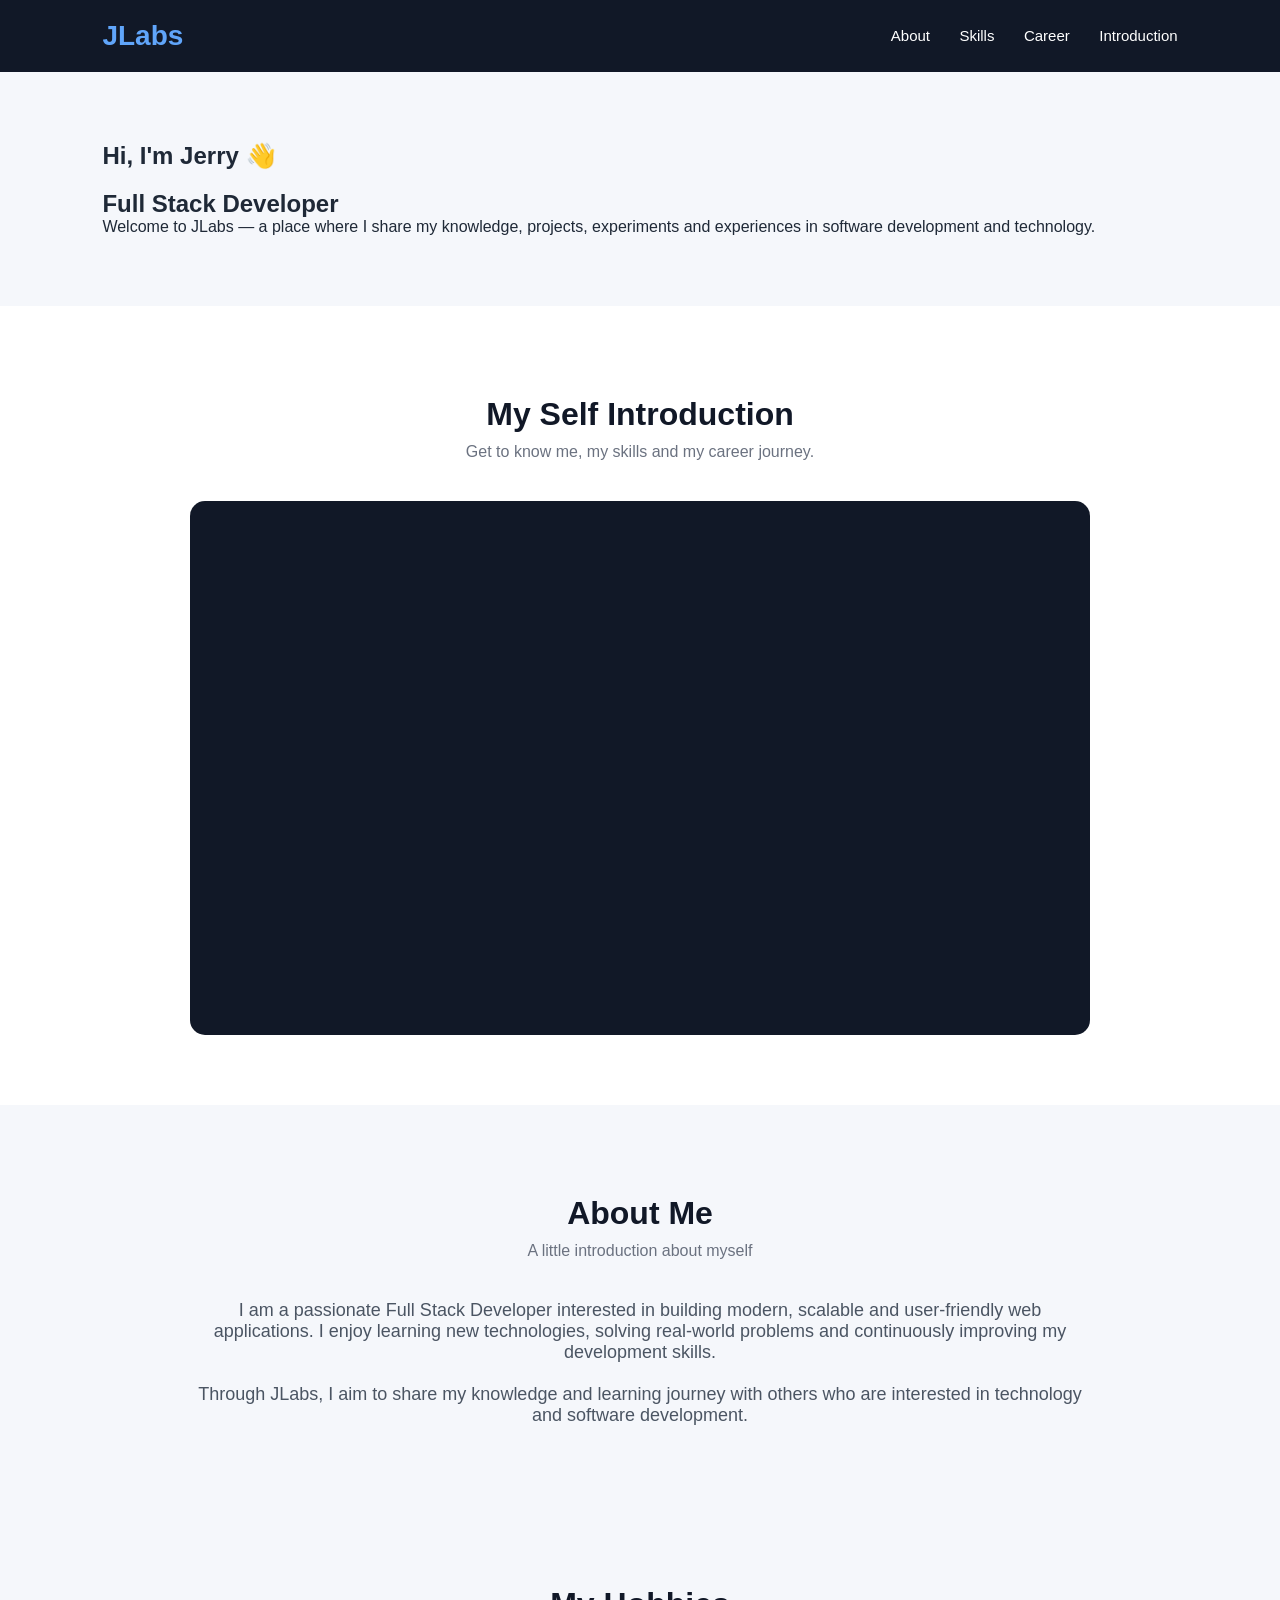
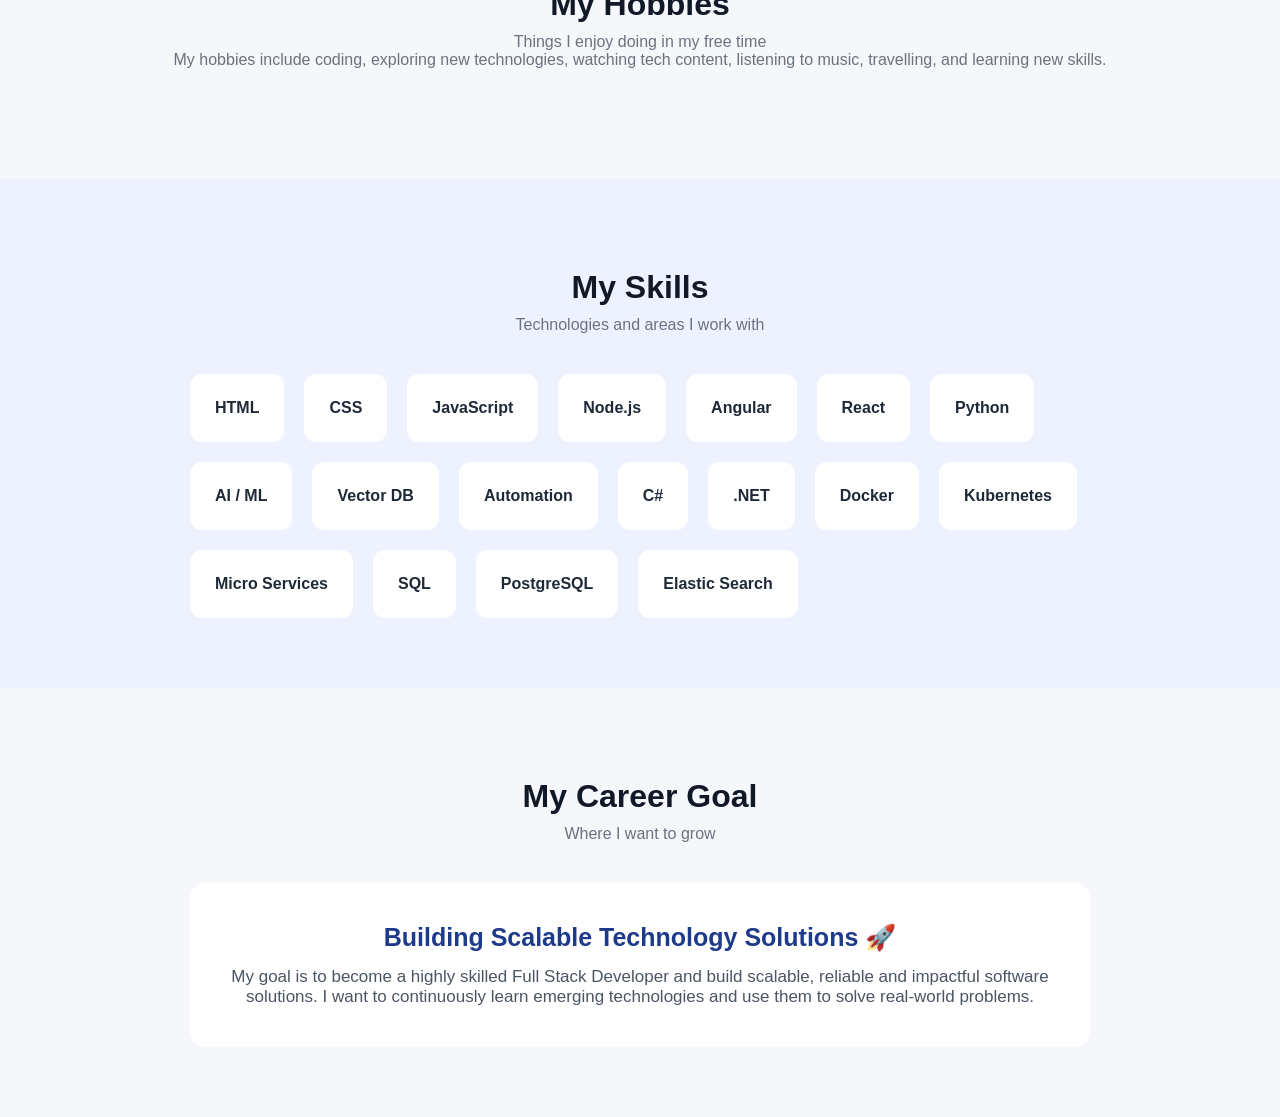
<file: 20260908/Task-1-Iframe/index.html>
<!DOCTYPE html>
<html lang="en">

<head>
    <meta charset="UTF-8">

    <meta name="viewport" content="width=device-width, initial-scale=1.0">

    <title>JLabs | Self Introduction</title>

    <link rel="stylesheet" href="styles.css">
</head>

<body>

    <!-- Header -->

    <header>

        <div class="logo">
            JLabs
        </div>

        <nav>
            <a href="#about">About</a>
            <a href="#skills">Skills</a>
            <a href="#career">Career</a>
            <a href="#video">Introduction</a>
        </nav>

    </header>


    <!-- Intro Section -->

    <section class="intro">

        <div class="intro-content">

            <h1>
                Hi, I'm <span>Jerry</span> 👋
            </h1>

            <h2>
                Full Stack Developer
            </h2>

            <p>
                Welcome to JLabs — a place where I share my
                knowledge, projects, experiments and experiences
                in software development and technology.
            </p>

        </div>

    </section>


    <!-- YouTube Video Section -->

    <section class="video-section" id="video">

        <div class="section-title">

            <h2>My Self Introduction</h2>

            <p>
                Get to know me, my skills and my career journey.
            </p>

        </div>


        <div class="video-container">

            <iframe width="560" height="315" src="https://www.youtube.com/embed/I16xm6bihLw?si=OVl8zBRROn97EIRG"
                title="YouTube video player" frameborder="0"
                allow="accelerometer; autoplay; clipboard-write; encrypted-media; gyroscope; picture-in-picture; web-share"
                referrerpolicy="strict-origin-when-cross-origin" allowfullscreen></iframe>

        </div>

    </section>


    <!-- About Section -->

    <section id="about">

        <div class="section-title">

            <h2>About Me</h2>

            <p>A little introduction about myself</p>

        </div>


        <div class="about-content">

            <p>
                I am a passionate Full Stack Developer interested
                in building modern, scalable and user-friendly
                web applications. I enjoy learning new technologies,
                solving real-world problems and continuously
                improving my development skills.
            </p>

            <br>

            <p>
                Through JLabs, I aim to share my knowledge and
                learning journey with others who are interested
                in technology and software development.
            </p>

        </div>

    </section>

    <!-- Hobbies Section -->

    <section class="hobbies-content" id="hobbies">
        <div class="section-title">

            <h2>My Hobbies</h2>

            <p>Things I enjoy doing in my free time</p>

            <p>
                My hobbies include coding, exploring new technologies,
                watching tech content, listening to music, travelling,
                and learning new skills.
            </p>

        </div>

    </section>



    <!-- Skills Section -->

    <section class="skills-section" id="skills">

        <div class="section-title">

            <h2>My Skills</h2>

            <p>Technologies and areas I work with</p>

        </div>


        <div class="skills-container">

            <div class="skill">
                HTML
            </div>

            <div class="skill">
                CSS
            </div>

            <div class="skill">
                JavaScript
            </div>

            <div class="skill">
                Node.js
            </div>

            <div class="skill">
                Angular
            </div>

            <div class="skill">
                React
            </div>

            <div class="skill">
                Python
            </div>

            <div class="skill">
                AI / ML
            </div>

            <div class="skill">
                Vector DB
            </div>

            <div class="skill">
                Automation
            </div>

            <div class="skill">
                C#
            </div>

            <div class="skill">
                .NET
            </div>

            <div class="skill">
                Docker
            </div>

            <div class="skill">
                Kubernetes
            </div>

            <div class="skill">
                Micro Services
            </div>


            <div class="skill">
                SQL
            </div>

            <div class="skill">
                PostgreSQL
            </div>

            <div class="skill">
                Elastic Search
            </div>
        </div>

    </section>


    <!-- Career Goal Section -->

    <section id="career">

        <div class="section-title">

            <h2>My Career Goal</h2>

            <p>Where I want to grow</p>

        </div>


        <div class="career-card">

            <h3>
                Building Scalable Technology Solutions 🚀
            </h3>

            <p>
                My goal is to become a highly skilled Full Stack
                Developer and build scalable, reliable and
                impactful software solutions. I want to continuously
                learn emerging technologies and use them to solve
                real-world problems.
            </p>

        </div>

    </section>

</body>

</html>
</file>
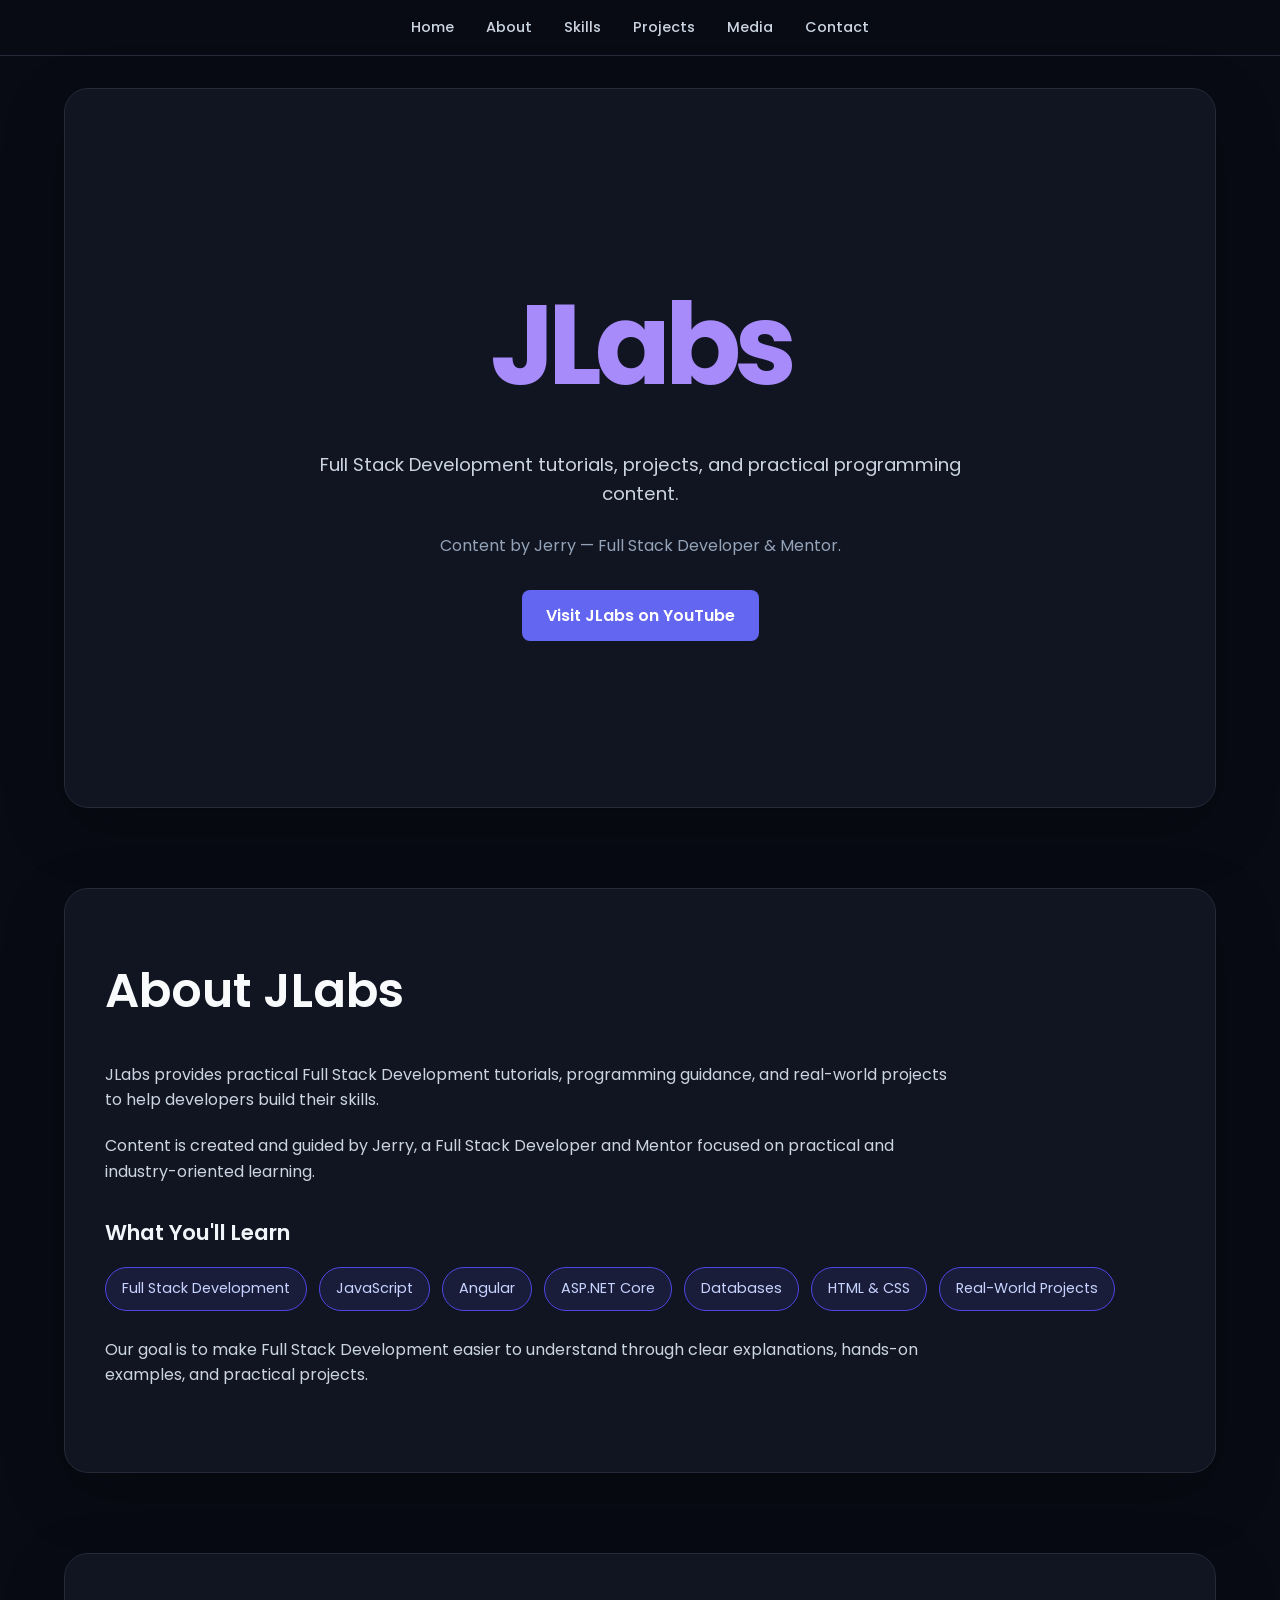
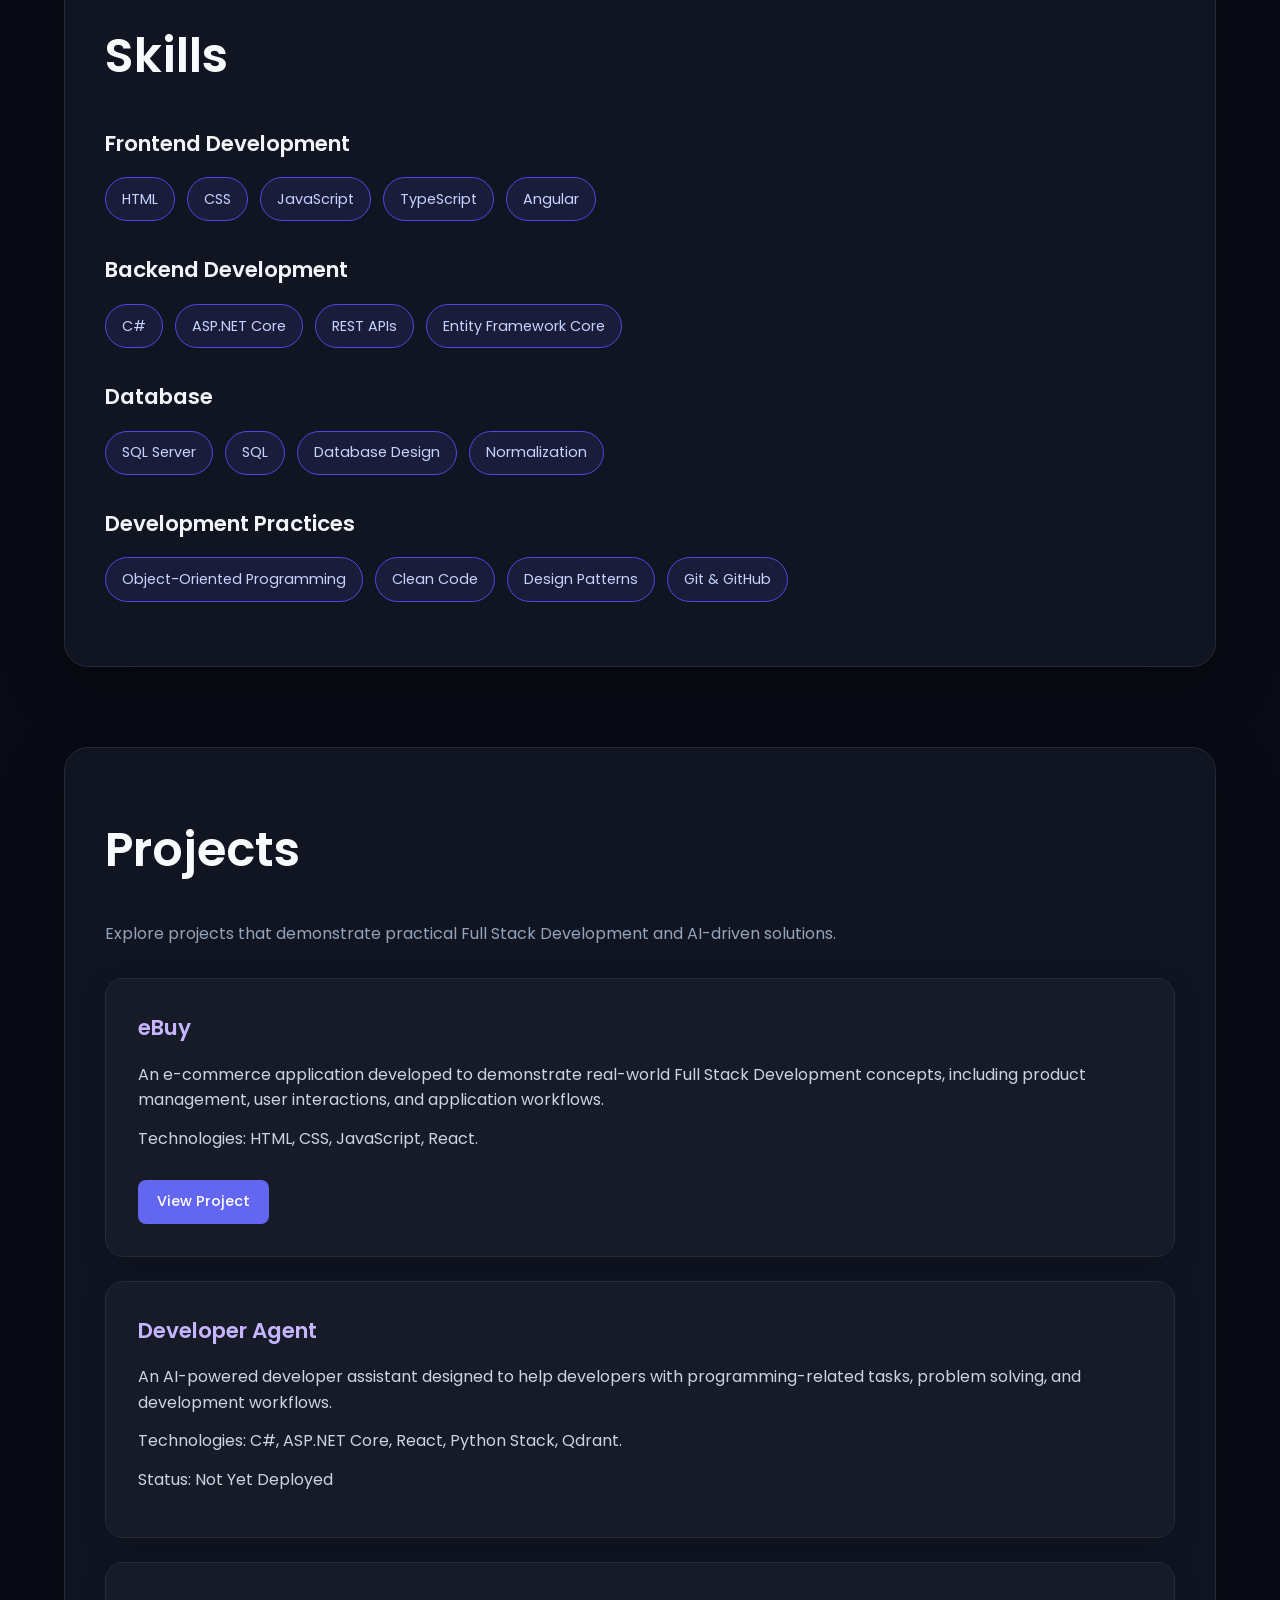
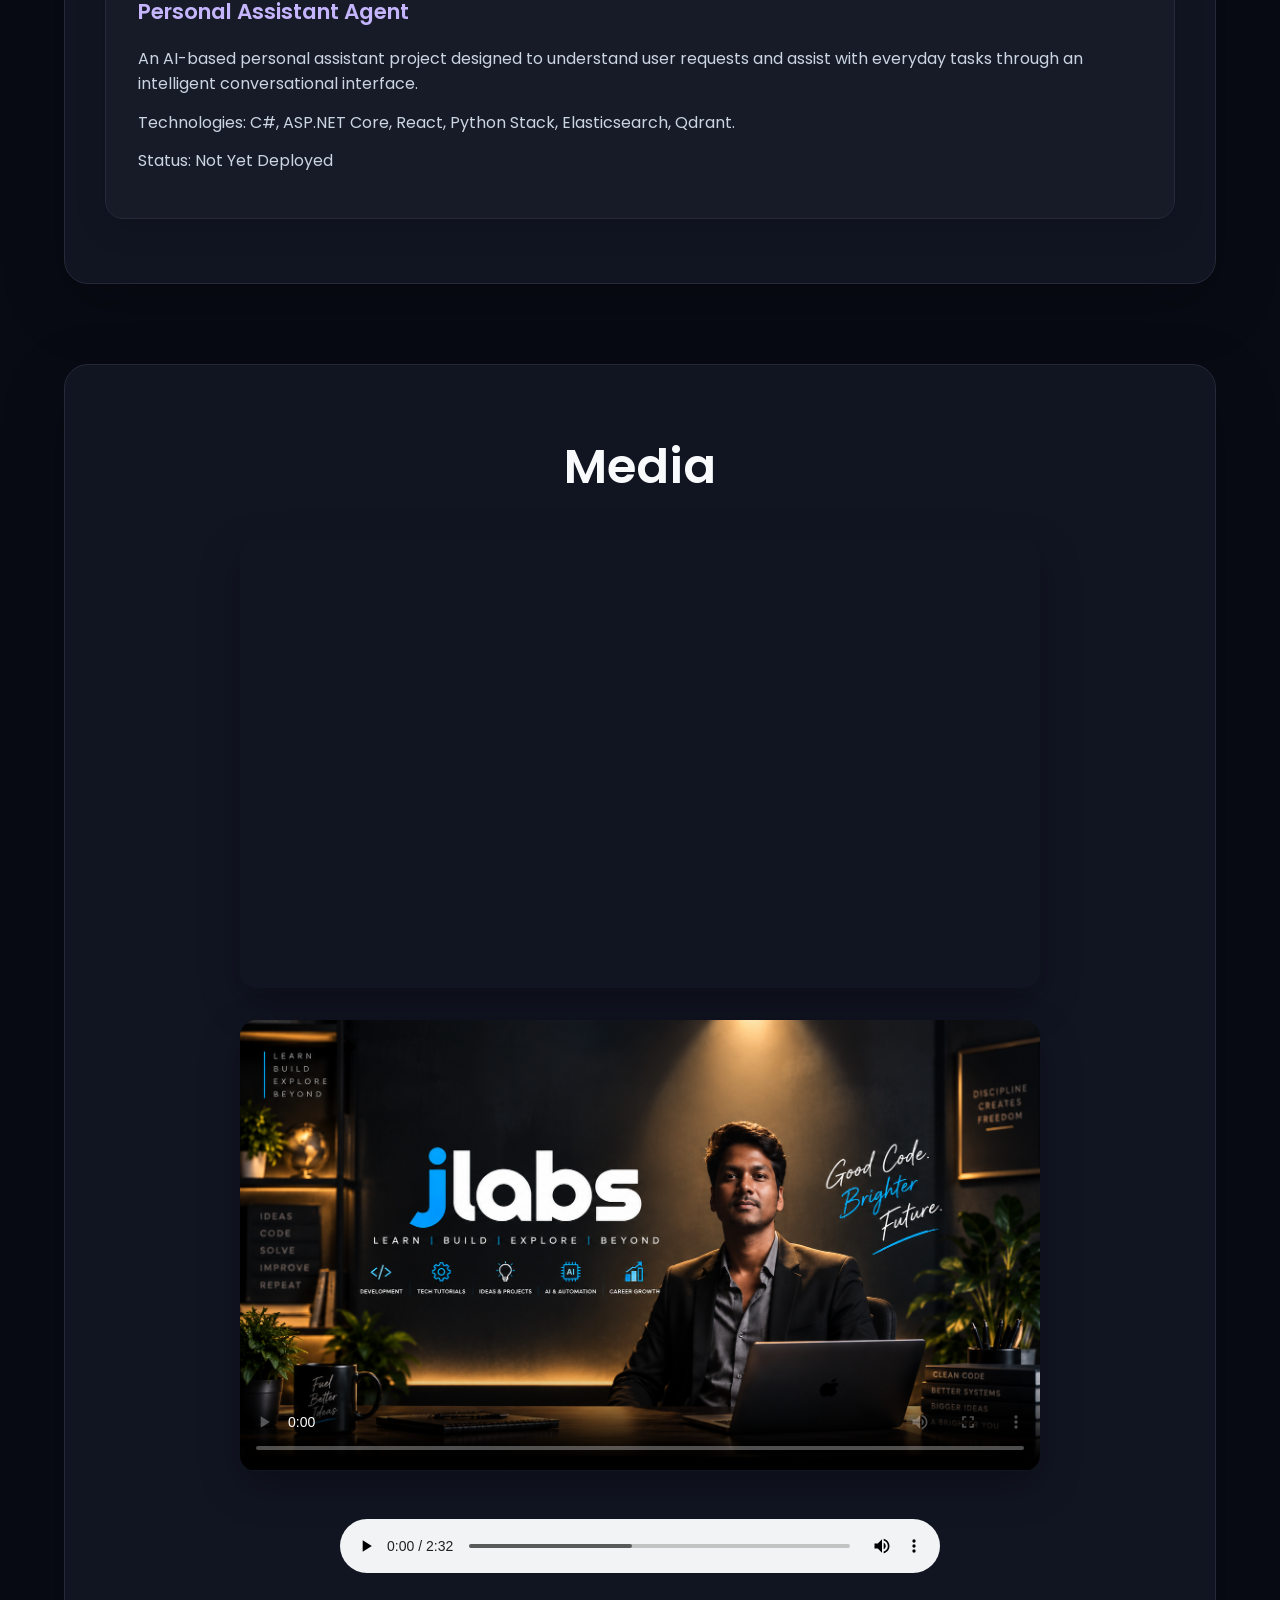
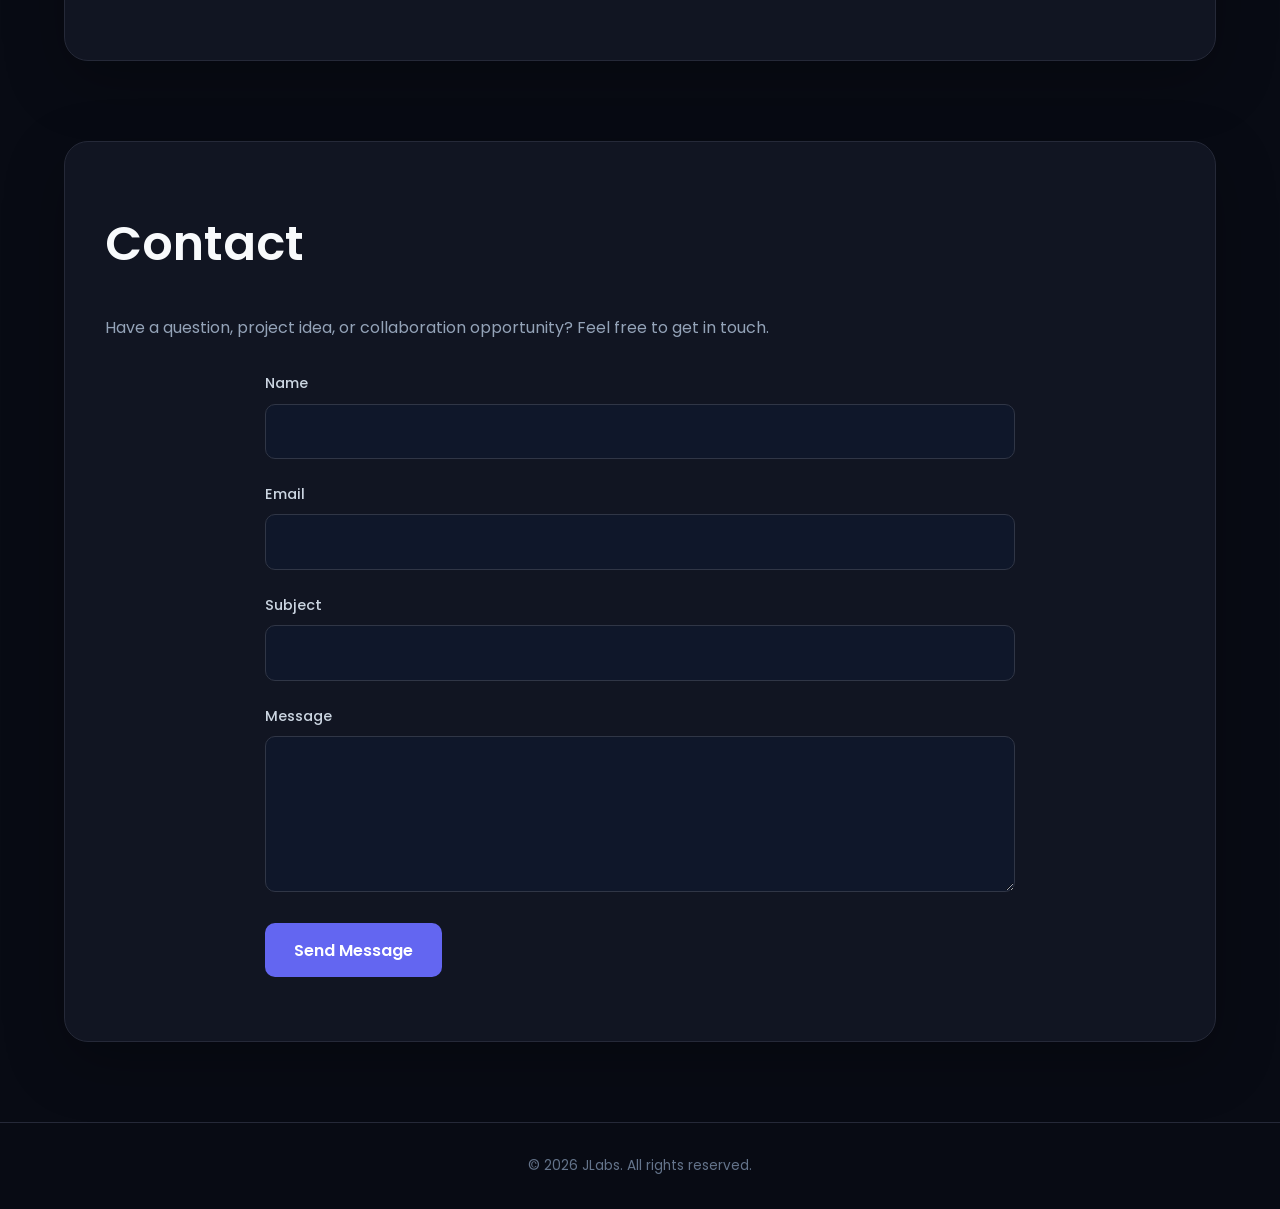
<file: 20260914/Task-3-OwnIdea/index.html>
<!DOCTYPE html>
<html lang="en">

<head>
    <meta charset="UTF-8">
    <meta name="viewport" content="width=device-width,initial-scale=1.0">
    <title>JLabs Developer Profile</title>
    <link rel="stylesheet" href="styles.css">
</head>

<body>
    <!-- Header -->
    <header>
        <!-- Navigation Menu -->
        <nav>
            <a href="#introduction">Home</a>
            <a href="#about">About</a>
            <a href="#skills">Skills</a>
            <a href="#projects">Projects</a>
            <a href="#media">Media</a>
            <a href="#contact">Contact</a>
        </nav>
    </header>

    <!-- Main Content -->
    <main>

        <!-- Introduction Section -->
        <section id="introduction">
            <div>

                <h1>JLabs</h1>

                <p>Full Stack Development tutorials, projects, and practical programming content.</p>

            </div>
            <address>Content by Jerry — Full Stack Developer & Mentor.</address>

            <a href="https://youtube.com/@jlabse?si=HUP00rS7NxYcKpFr" target="_blank" rel="noopener noreferrer"
                class="a-yt-link">
                Visit JLabs on YouTube</a>
        </section>

        <!-- About Section -->
        <section id="about">
            <h2>About JLabs</h2>

            <p>
                JLabs provides practical Full Stack Development tutorials, programming guidance, and real-world projects
                to help developers build their skills.
            </p>

            <p>
                Content is created and guided by Jerry, a Full Stack Developer and Mentor focused on practical and
                industry-oriented learning.
            </p>
            <h3>What You'll Learn</h3>
            <ul>
                <li>Full Stack Development</li>
                <li>JavaScript</li>
                <li>Angular</li>
                <li>ASP.NET Core</li>
                <li>Databases</li>
                <li>HTML & CSS</li>
                <li>Real-World Projects</li>
            </ul>
            <br>
            <p>
                Our goal is to make Full Stack Development easier to understand through clear explanations, hands-on
                examples, and practical projects.
            </p>
        </section>

        <!-- Skills Section -->
        <section id="skills">

            <h2>Skills</h2>

            <!-- Frontend Development -->
            <h3>Frontend Development</h3>

            <ul>
                <li>HTML</li>
                <li>CSS</li>
                <li>JavaScript</li>
                <li>TypeScript</li>
                <li>Angular</li>
            </ul>

            <!-- Backend Development -->
            <h3>Backend Development</h3>

            <ul>
                <li>C#</li>
                <li>ASP.NET Core</li>
                <li>REST APIs</li>
                <li>Entity Framework Core</li>
            </ul>

            <!-- Database -->
            <h3>Database</h3>

            <ul>
                <li>SQL Server</li>
                <li>SQL</li>
                <li>Database Design</li>
                <li>Normalization</li>
            </ul>

            <!-- Development Practices -->
            <h3>Development Practices</h3>

            <ul>
                <li>Object-Oriented Programming</li>
                <li>Clean Code</li>
                <li>Design Patterns</li>
                <li>Git & GitHub</li>
            </ul>

        </section>

        <!-- Projects Section -->
        <section id="projects">

            <h2>Projects</h2>

            <p>
                Explore projects that demonstrate practical Full Stack Development
                and AI-driven solutions.
            </p>

            <!-- eBuy Project -->
            <article>

                <h3>eBuy</h3>

                <p>
                    An e-commerce application developed to demonstrate real-world
                    Full Stack Development concepts, including product management,
                    user interactions, and application workflows.
                </p>

                <p>
                    Technologies: HTML, CSS, JavaScript, React.
                </p>

                <a href="https://ebuy-fawn.vercel.app/" target="_blank" rel="noopener noreferrer">
                    View Project
                </a>

            </article>

            <!-- Developer Agent Project -->
            <article>

                <h3>Developer Agent</h3>

                <p>
                    An AI-powered developer assistant designed to help developers
                    with programming-related tasks, problem solving, and development
                    workflows.
                </p>

                <p>
                    Technologies: C#, ASP.NET Core, React, Python Stack, Qdrant.
                </p>

                <p>
                    Status: Not Yet Deployed
                </p>

            </article>

            <!-- Personal Assistant Agent Project -->
            <article>

                <h3>Personal Assistant Agent</h3>

                <p>
                    An AI-based personal assistant project designed to understand
                    user requests and assist with everyday tasks through an
                    intelligent conversational interface.
                </p>

                <p>
                    Technologies: C#, ASP.NET Core, React, Python Stack,
                    Elasticsearch, Qdrant.
                </p>

                <p>
                    Status: Not Yet Deployed
                </p>

            </article>

        </section>

        <!-- Media Section -->
        <section id="media">

            <h2>Media</h2>
            <iframe width="560" height="315" src="https://www.youtube.com/embed/I16xm6bihLw?si=ZaSrv_VGe5qkKPK-"
                title="YouTube video player" frameborder="0"
                allow="accelerometer; autoplay; clipboard-write; encrypted-media; gyroscope; picture-in-picture; web-share"
                referrerpolicy="strict-origin-when-cross-origin" allowfullscreen></iframe>
            <video controls poster="./assets/images/thumb-1.png">
                <source src="./assets/videos/selfintro.mp4" type="video/mp4">
                Your browser does not support the video element.
            </video>

            <audio controls>
                <source src="./assets/audios/selfintro.mp3" type="audio/mpeg">
                Your browser does not support the audio element.
            </audio>
        </section>

        <!-- Contact Section -->
        <section id="contact">

            <h2>Contact</h2>

            <p>
                Have a question, project idea, or collaboration opportunity?
                Feel free to get in touch.
            </p>

            <form>

                <div>
                    <label for="name">Name</label>
                    <input type="text" id="name" name="name" required>
                </div>

                <div>
                    <label for="email">Email</label>
                    <input type="email" id="email" name="email" required>
                </div>

                <div>
                    <label for="subject">Subject</label>
                    <input type="text" id="subject" name="subject" required>
                </div>

                <div>
                    <label for="message">Message</label>
                    <textarea id="message" name="message" rows="5" required></textarea>
                </div>

                <button type="submit">Send Message</button>

            </form>

        </section>

    </main>

    <!-- Footer -->
    <footer>

        <p>
            &copy; 2026 JLabs. All rights reserved.
        </p>

    </footer>
</body>

</html>
</file>
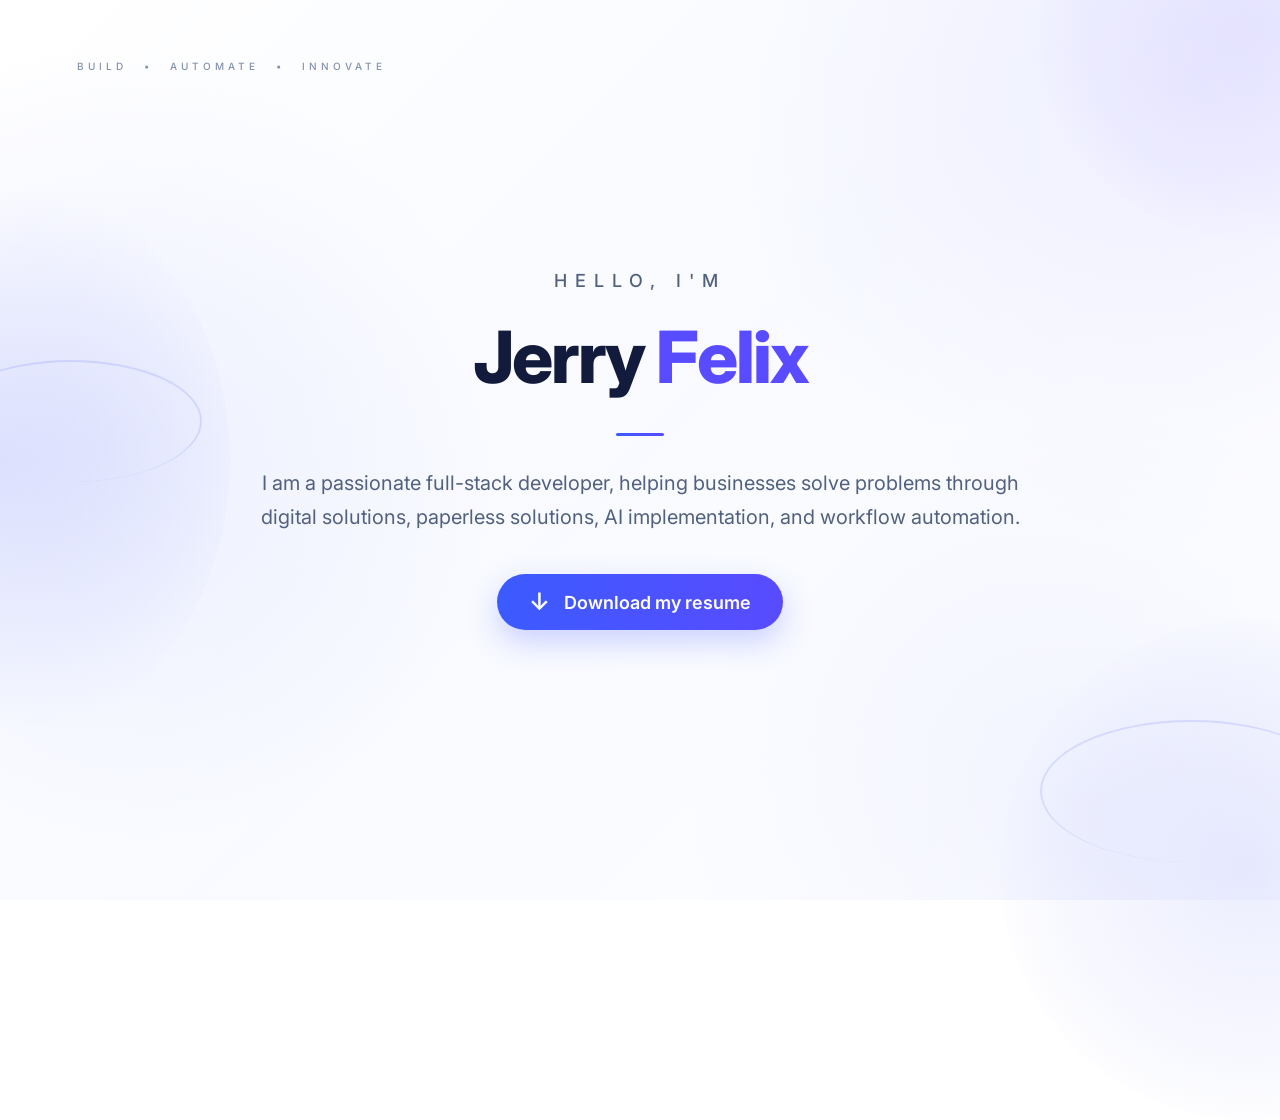
<file: 20260916/Task-1-Single-Page/index.html>
<!DOCTYPE html>
<html lang="en">

<head>
    <meta charset="UTF-8">
    <meta name="viewport" content="width=device-width, initial-scale=1.0">

    <title>Jerry Felix | Home Page</title>

    <link rel="stylesheet" href="styles.css">
</head>

<body>

    <!-- Main Content -->
    <main class="main-content">

        <p class="tagline">
            BUILD <span>&bull;</span> AUTOMATE <span>&bull;</span> INNOVATE
        </p>

        <!-- Decorations Division -->
        <div class="decorations">
            <div class="shape-left"></div>
            <div class="shape-top-right"></div>
            <div class="shape-bottom-right"></div>
        </div>

        <!-- Introduction Division -->
        <div class="intro-content">

            <p class="greeting">
                HELLO, I'M
            </p>

            <h1>
                Jerry <span>Felix</span>
            </h1>

            <!-- Divider Design Division -->
            <div class="divider"></div>

            <p class="description">
                I am a passionate full-stack developer, helping businesses
                solve problems through digital solutions, paperless solutions,
                AI implementation, and workflow automation.
            </p>

            <a href="./assets/resume/resume.pdf" download class="resume-button">
                <span class="download-icon">↓</span>
                Download my resume
            </a>

        </div>

    </main>

</body>

</html>
</file>
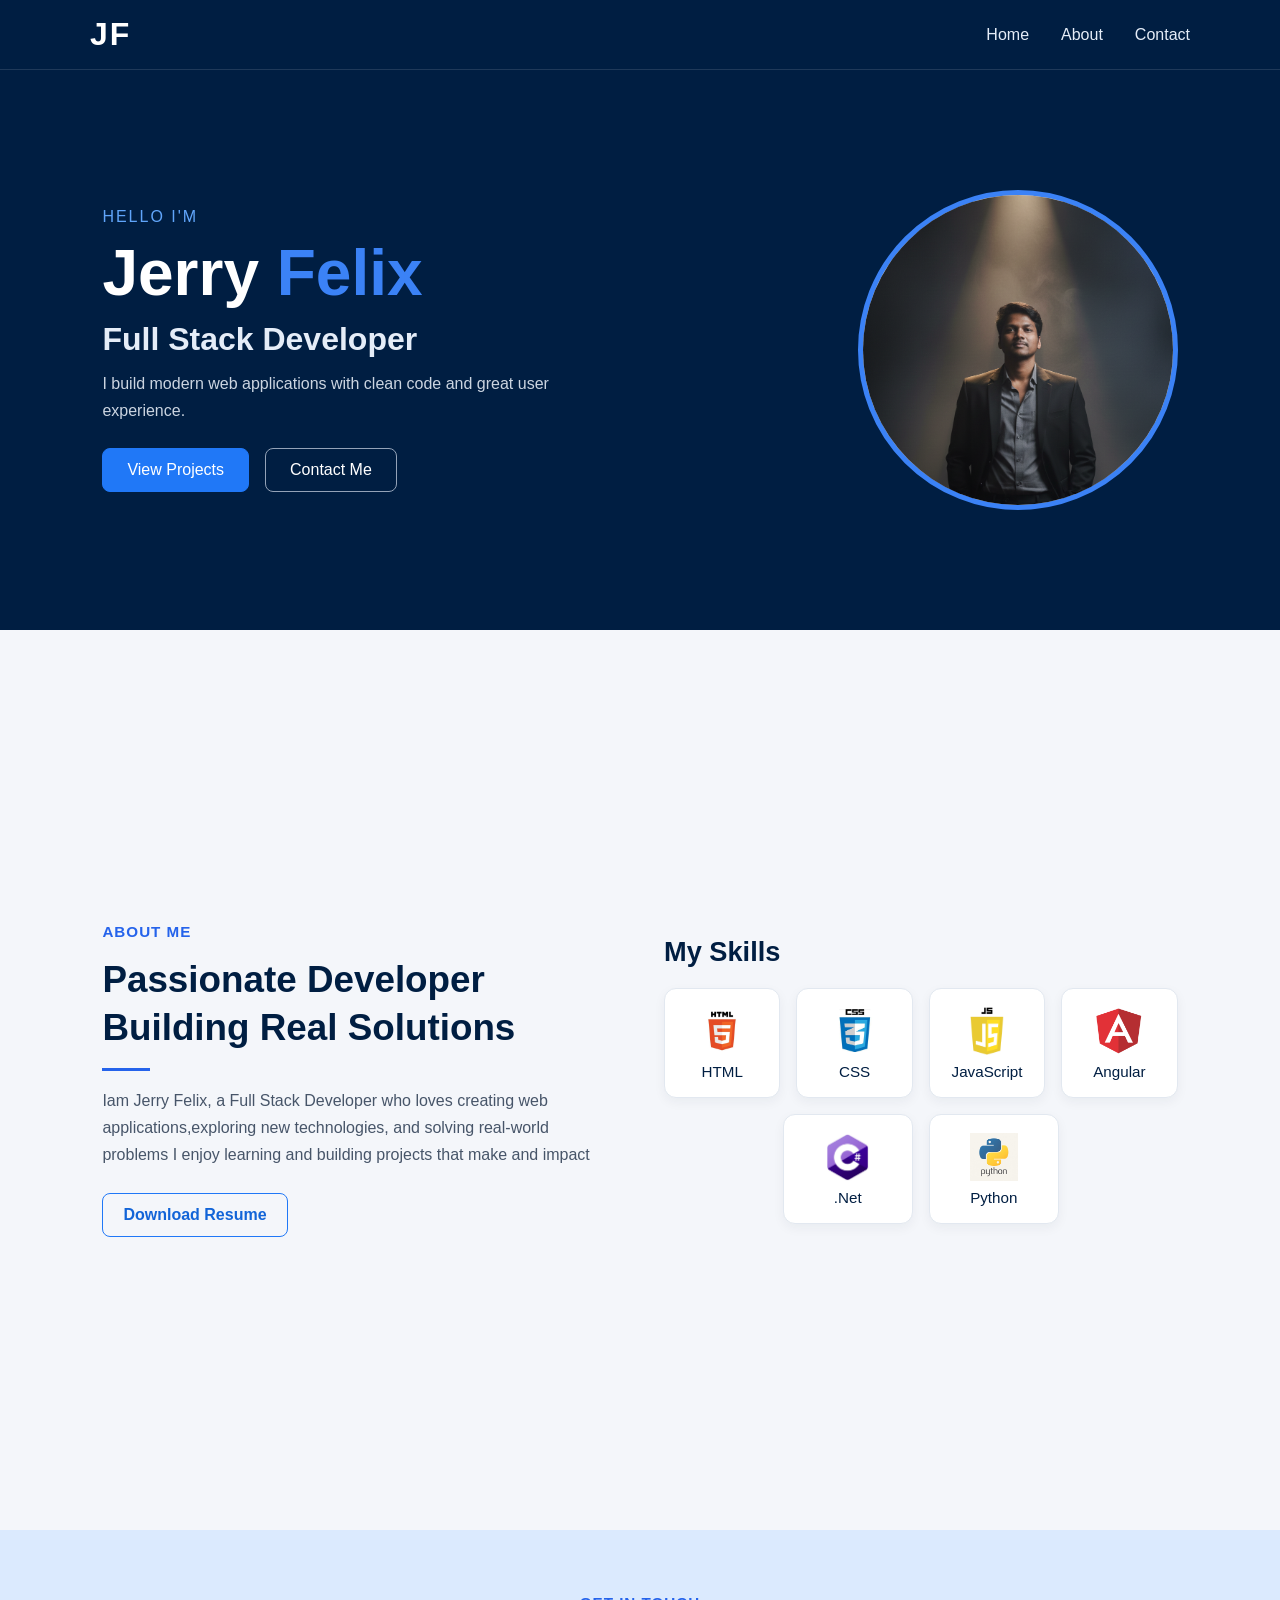
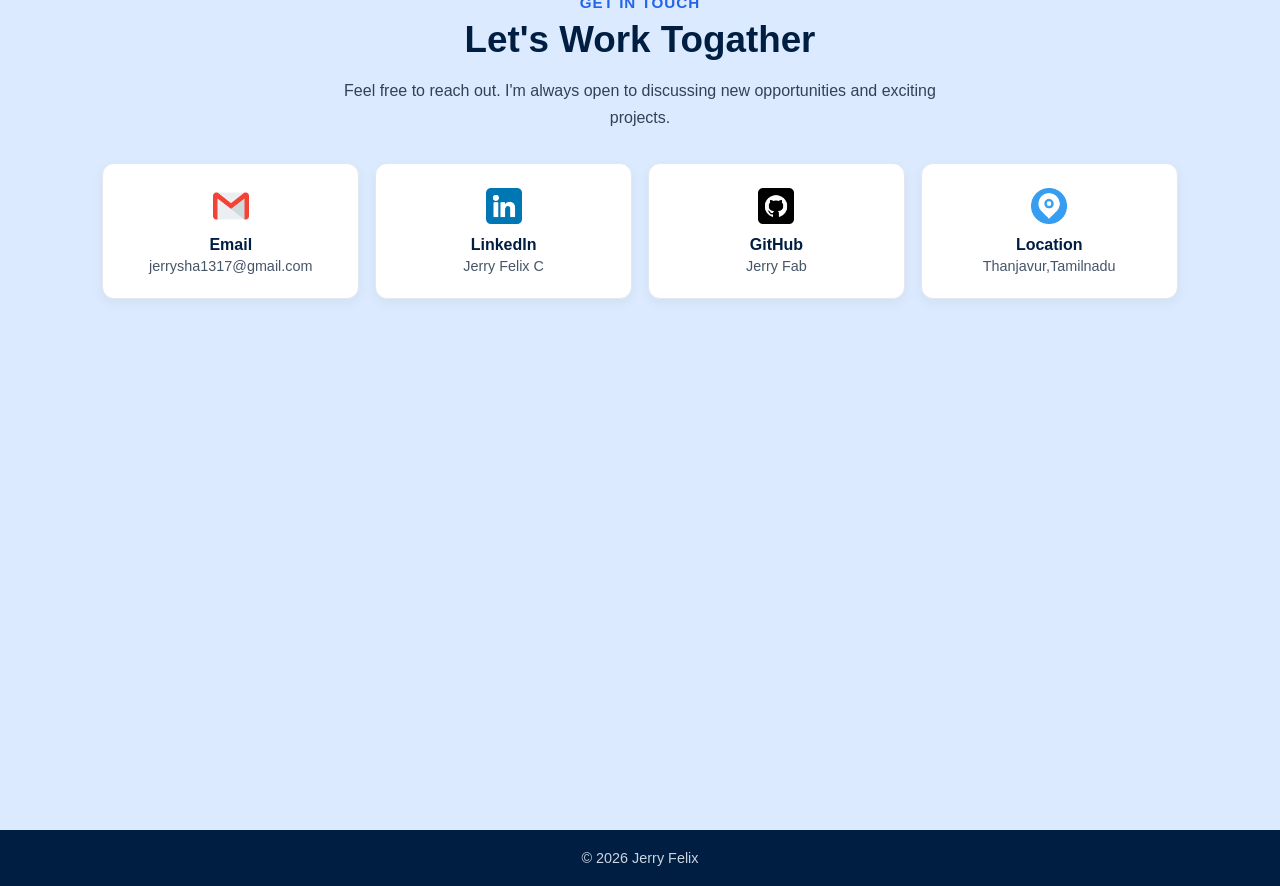
<file: 20260920/Task-3-Flexbox-Pages/index.html>
<!DOCTYPE html>

<html lang="en">

<head>

    <!-- Character Encoding -->
    <meta charset="UTF-8">

    <!-- Responsive Design -->
    <meta name="viewport" content="width=device-width, initial-scale=1.0">

    <!-- Page Title -->
    <title>Jerry Felix | Full Stack Developer</title>

    <!-- Basic SEO -->
    <meta name="description"
        content="Jerry Felix's personal portfolio showcasing full stack development skills, projects, and experience.">

    <meta name="author" content="Jerry Felix">

    <!-- Favicon -->
    <link rel="icon" type="image/png" href="./assets/icons/favicon.png">

    <!-- Stylesheet -->
    <link rel="stylesheet" href="styles.css">
</head>

<body>
    <header>
        <nav>
            <div class="logo">JF</div>
            <ul>
                <li><a href="#home">Home</a></li>
                <li><a href="#about">About</a></li>
                <li><a href="#contact">Contact</a></li>
            </ul>
        </nav>
    </header>

    <!-- Main Content -->
    <main class="main-content">

        <!-- Home Section -->
        <section class="home-section" id="home">

            <div class="home-division">
                <p class="home-greeting">HELLO I'M</p>

                <h1 class="home-title">Jerry <span>Felix</span></h1>

                <h2 class="home-role">Full Stack Developer</h2>

                <P class="home-description">I build modern web applications with clean code and great user experience.
                </P>

                <div class="home-buttons">
                    <a href="#about" class="btn">View Projects</a>
                    <a href="#contact" class="btn">Contact Me</a>
                </div>
            </div>

            <!-- Right Side: Profile Image -->
            <div class="home-image-division">

                <div class="profile-image">

                    <img src="./assets/profiles/pf-2.jpeg" alt="Jerry Felix - Full Stack Developer">

                </div>

            </div>



        </section>

        <!-- About Section -->
        <section class="about-section" id="about">

            <div class="about-information">

                <p class="about-heading">ABOUT ME</p>

                <h1 class="about-title">Passionate Developer Building Real Solutions</h1>

                <div class="about-seperator"></div>

                <p class="about-description">Iam Jerry Felix, a Full Stack Developer who loves creating web
                    applications,exploring new
                    technologies,
                    and solving real-world problems I enjoy learning and building projects that make and impact</p>

                <a href="./assets/resume/resume.pdf" download class="btn-download-resume">Download Resume</a>
            </div>

            <div class="about-myskills">
                <h2 class="skill-title">My Skills</h2>
                <div class="skills-container">
                    <div class="skill">
                        <img src="./assets/icons/Skills/html.jpg" alt="">
                        <span>HTML</span>
                    </div>
                    <div class="skill">
                        <img src="./assets/icons/Skills/css.jpg" alt="">
                        <span>CSS</span>
                    </div>
                    <div class="skill">
                        <img src="./assets/icons/Skills/js.jpg" alt="">
                        <span>JavaScript</span>
                    </div>
                    <div class="skill">
                        <img src="./assets/icons/Skills/ng.jpg" alt="">
                        <span>Angular</span>
                    </div>
                    <div class="skill">
                        <img src="./assets/icons/Skills/cs.jpg" alt="">
                        <span>.Net</span>
                    </div>
                    <div class="skill">
                        <img src="./assets/icons/Skills/py.jpg" alt="">
                        <span>Python</span>
                    </div>
                </div>
            </div>

        </section>

        <!-- Contact Section -->
        <section class="contact-section" id="contact">

            <div class="contact-division">
                <div class="contact-information">
                    <p class="contact-heading">GET IN TOUCH</p>
                    <h1 class="contact-title">Let's Work Togather</h1>
                    <p class="contact-description">Feel free to reach out. I'm always open to discussing new
                        opportunities and exciting projects.
                    </p>

                </div>
                <div class="contact-details">
                    <div class="contacts-container">
                        <div class="contact">
                            <img src="./assets/icons/contact/gmail.png" alt="">
                            <p>Email</p>
                            <a href="mailto:jerrysha1317@gmail.com" target="_blank"
                                rel="noopener noreferrer">jerrysha1317@gmail.com</a>
                        </div>
                        <div class="contact">
                            <img src="./assets/icons/contact/linkedin.png" alt="">
                            <p>LinkedIn</p>
                            <a href="https://www.linkedin.com/in/jerry-c-622775391/" target="_blank"
                                rel="noopener noreferrer">Jerry Felix C</a>
                        </div>
                        <div class="contact">
                            <img src="./assets/icons/contact/github.png" alt="">
                            <p>GitHub</p>
                            <a href="https://github.com/jerry-fab" target="_blank" rel="noopener noreferrer">Jerry
                                Fab</a>
                        </div>
                        <div class="contact">
                            <img src="./assets/icons/contact/map-pin.png" alt="">
                            <p>Location</p>
                            <a href="https://maps.app.goo.gl/4PxNq5Lfp8euom227" target="_blank"
                                rel="noopener noreferrer">Thanjavur,Tamilnadu</a>
                        </div>

                    </div>
                </div>
            </div>

        </section>

    </main>

    <!-- Footer -->
    <footer>
        <p>&copy; 2026 Jerry Felix</p>
    </footer>


</body>

</html>
</file>
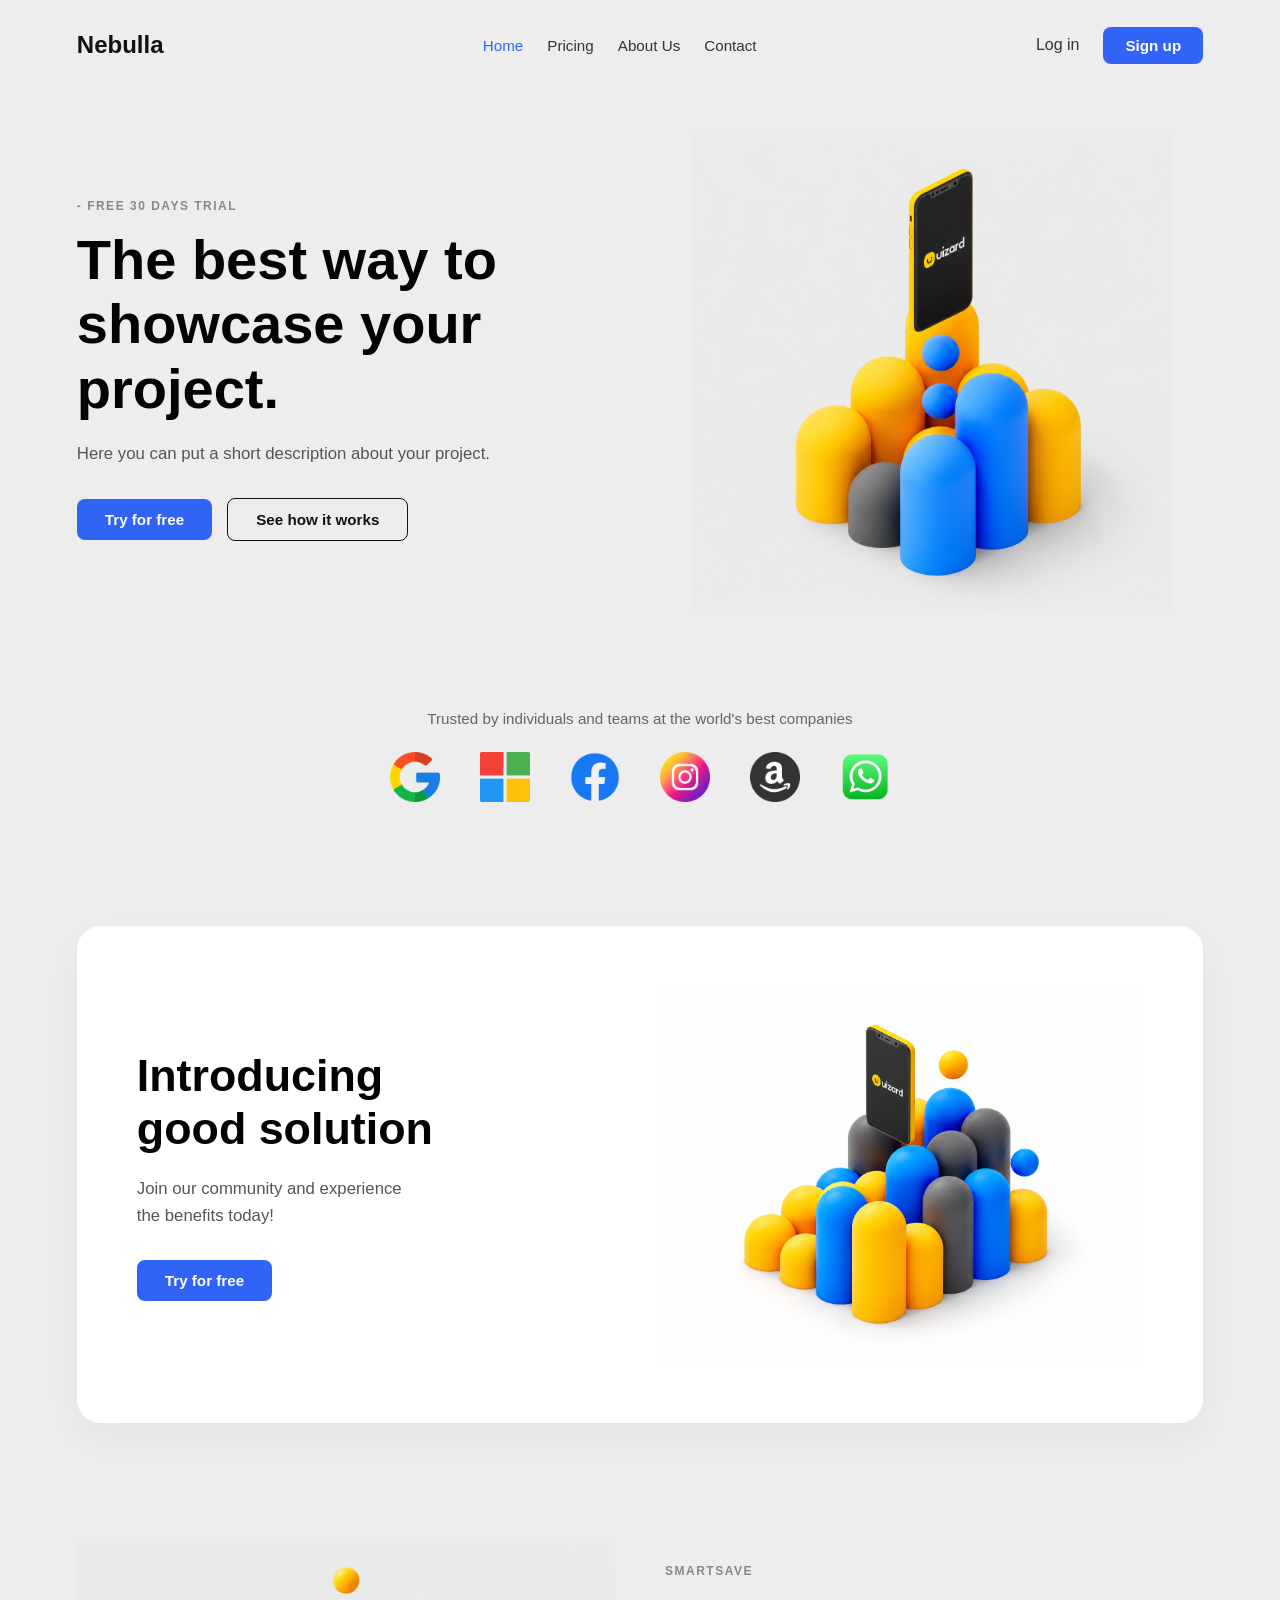
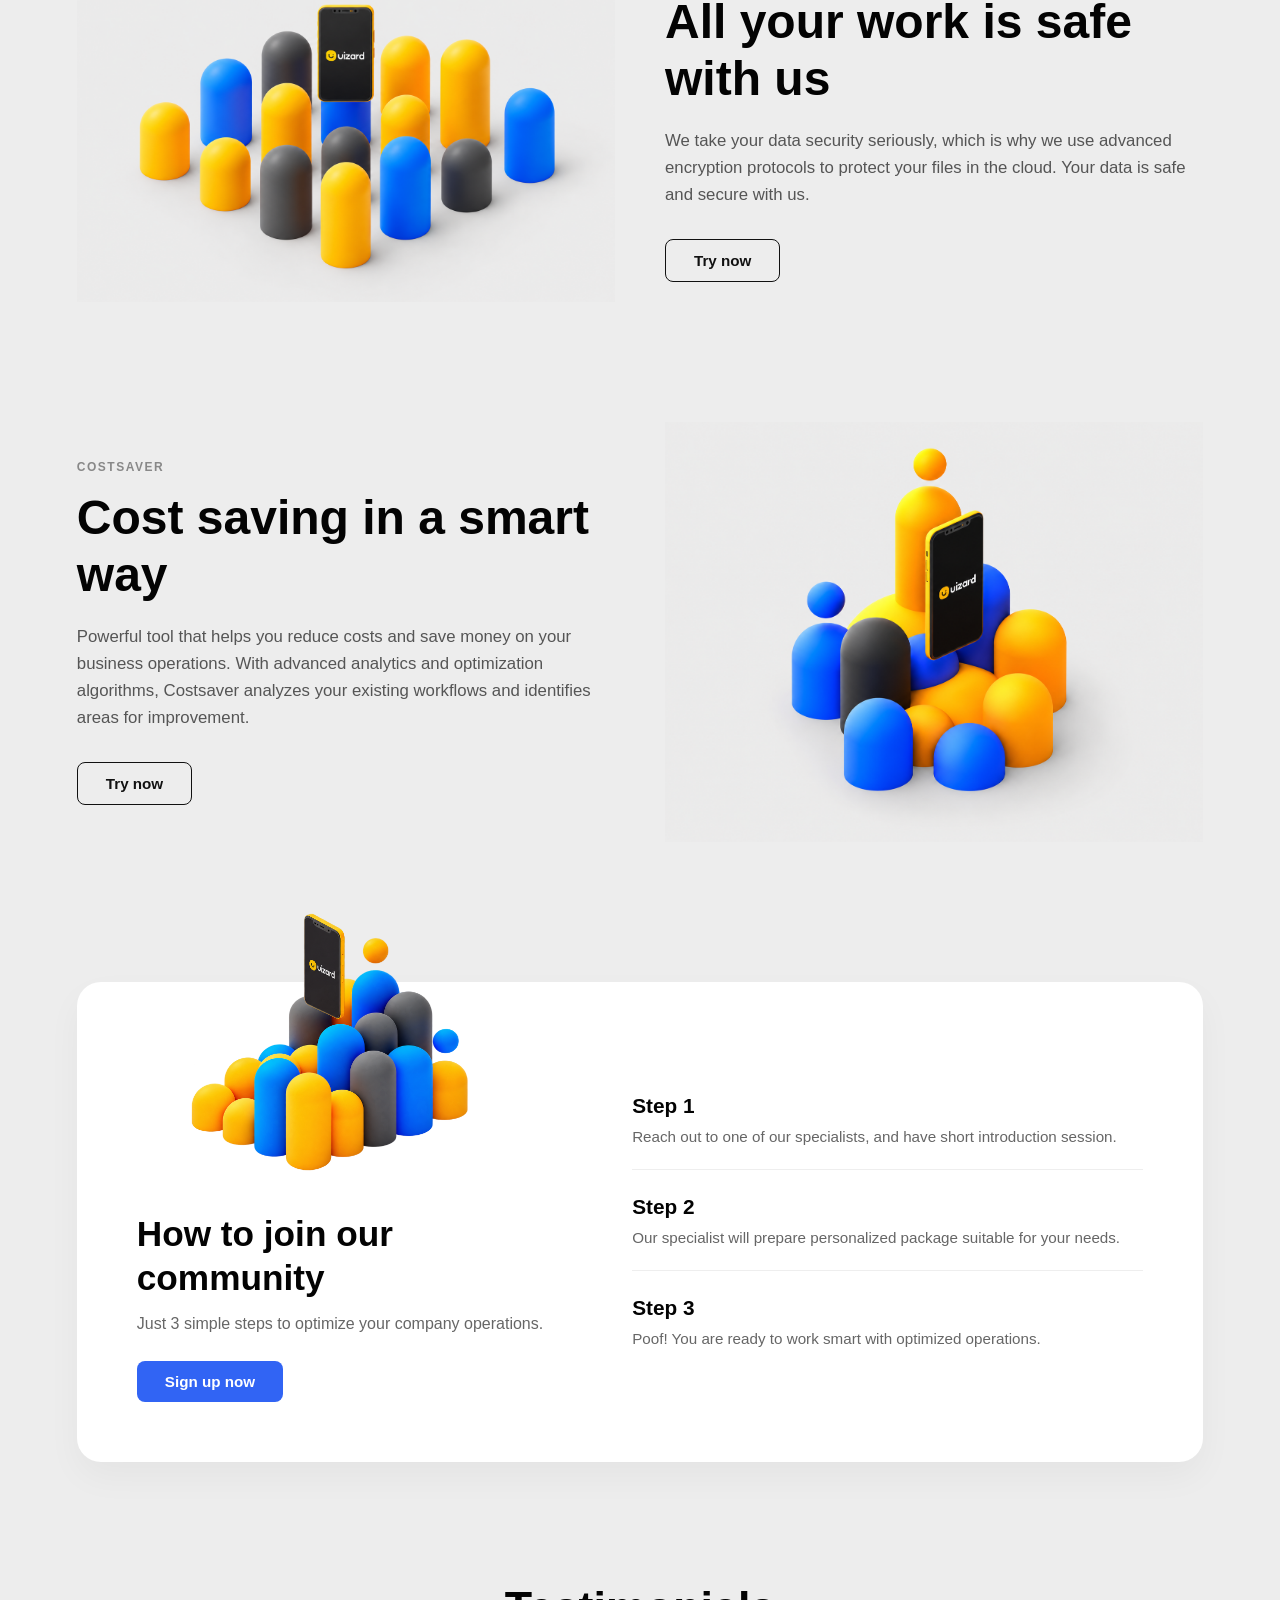
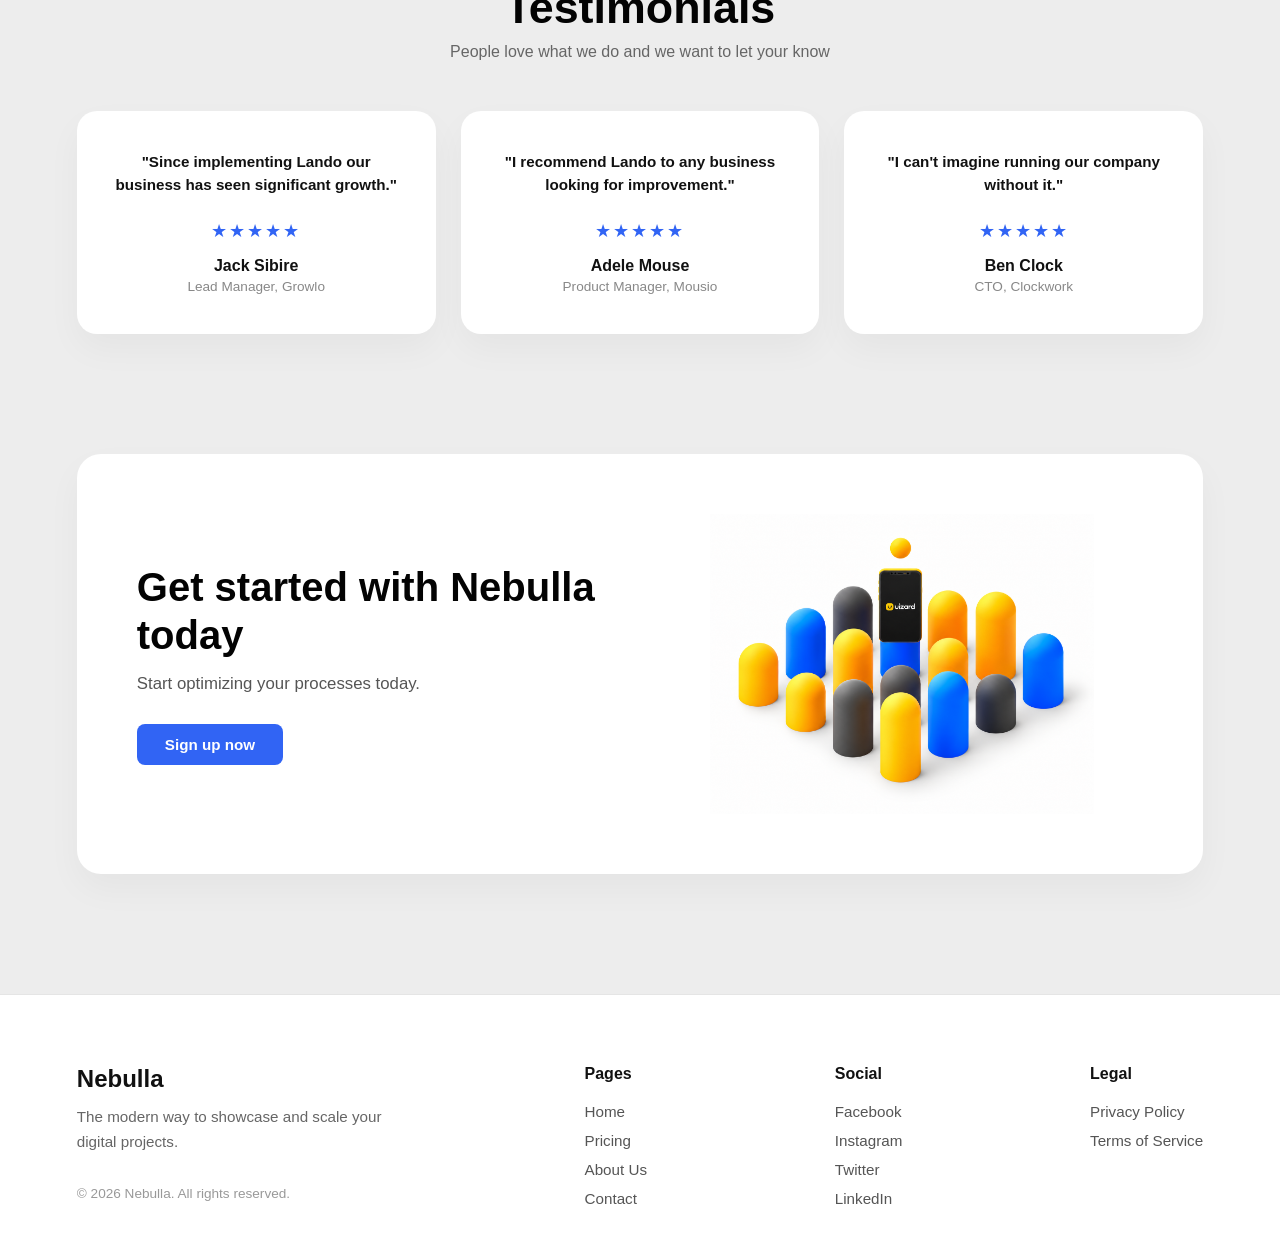
<file: 20261004/P-Nebula/index.html>
<!doctype html>
<html lang="en">
  <head>
    <meta charset="UTF-8" />
    <meta name="viewport" content="width=device-width, initial-scale=1.0" />
    <title>Nebulla - The Best Way to Showcase Your Project</title>
    <link rel="stylesheet" href="./Styles/styles.css" />
  </head>

  <body>
    <header class="navbar">
      <div class="navbar-container">
        <a href="index.html" class="logo">Nebulla</a>

        <nav class="navbar-menu">
          <a href="index.html" class="active">Home</a>
          <a href="pricing.html">Pricing</a>
          <a href="about.html">About Us</a>
          <a href="contact.html">Contact</a>
        </nav>

        <div class="navbar-useroptions">
          <a href="#Login">Log in</a>
          <a href="#Signup">Sign up</a>
        </div>
      </div>
    </header>
    <main>
      <section class="hero">
        <div class="hero-container">
          <div class="hero-content">
            <p class="hero-trial">- FREE 30 DAYS TRIAL</p>
            <h1 class="hero-description">The best way to showcase your project.</h1>
            <p class="hero-description2">Here you can put a short description about your project.</p>
            <div class="useroptions-container">
              <button class="button-tryfree">Try for free</button>
              <button class="button-works">See how it works</button>
            </div>
          </div>
          <div class="hero-img">
            <img src="Assets/Images/Cover-Images/Cv-1.png" alt="Nebulla project showcase hero illustration"/>
          </div>
        </div>
      </section>

      <section class="trusted-end">
          <p class="hero-descriptionend">
              Trusted by individuals and teams at the world's best companies
            </p>
            <div class="logos">
              <div class="t-logo"><img src="Assets/Images/icons/google.png" alt="Google logo"/></div>
              <div class="t-logo"><img src="Assets/Images/icons/microsoft.png" alt="Microsoft logo"/></div>
              <div class="t-logo"><img src="Assets/Images/icons/communication.png" alt="Slack communication logo"/></div>
              <div class="t-logo"><img src="Assets/Images/icons/instagram.png" alt="Instagram logo"/></div>
              <div class="t-logo"><img src="Assets/Images/icons/social.png" alt="Social network logo"/></div>
              <div class="t-logo"><img src="Assets/Images/icons/apple.png" alt="Apple logo"/></div>
            </div>
      </section>

      <section class="intro">
        <div class="intro-container">
            <div class="intro-content">
                <h1>
                  Introducing
                  <br>
                  good solution
                </h1>
                <p>
                  Join our community and experience 
                  <br>
                  the benefits today!
                </p>
                <button class="button-tryfree">Try for free</button>
            </div>
            <div class="intro-img">
                <img src="Assets/Images/Cover-Images/Cv-2.png" alt="Nebulla smart innovative solution 3D visual"/>
            </div>
        </div>
      </section>

      <section class="trusted">
        <div class="trusted-container">
          <div class="trusted-img">
            <img src="Assets/Images/Cover-Images/Cv-3.png" alt="SmartSave cloud data security and encryption visual"/>
          </div>
          <div class="trusted-content">
            <p class="section-tag">SMARTSAVE</p>
            <h1>All your work is safe with us</h1>
            <p class="section-desc">
              We take your data security seriously, which is why we use advanced encryption protocols to protect your files in the cloud. Your data is safe and secure with us.
            </p>
            <button class="button-outline">Try now</button>
          </div>
        </div>
      </section>

      <section class="cost">
        <div class="cost-container">
          <div class="cost-content">
            <p class="section-tag">COSTSAVER</p>
            <h1>Cost saving in a smart way</h1>
            <p class="section-desc">
              Powerful tool that helps you reduce costs and save money on your business operations. With advanced analytics and optimization algorithms, Costsaver analyzes your existing workflows and identifies areas for improvement.
            </p>
            <button class="button-outline">Try now</button>
          </div>
          <div class="cost-img">
            <img src="Assets/Images/Cover-Images/Cv-4.png" alt="Costsaver optimization and analytics visual"/>
          </div>
        </div>
      </section>

      <section class="features">
        <div class="features-card">
          <div class="features-left">
            <div class="features-img">
              <img src="Assets/Images/Cover-Images/Cv-5.png" alt="Community onboarding steps visual"/>
            </div>
            <h2>How to join our community</h2>
            <p class="features-desc">Just 3 simple steps to optimize your company operations.</p>
            <button class="button-tryfree">Sign up now</button>
          </div>

          <div class="features-right">
            <div class="step-item">
              <h3>Step 1</h3>
              <p>Reach out to one of our specialists, and have short introduction session.</p>
            </div>
            <div class="step-item">
              <h3>Step 2</h3>
              <p>Our specialist will prepare personalized package suitable for your needs.</p>
            </div>
            <div class="step-item">
              <h3>Step 3</h3>
              <p>Poof! You are ready to work smart with optimized operations.</p>
            </div>
          </div>
        </div>
      </section>

      <section class="testimonals">
        <div class="testimonals-header">
          <h1>Testimonials</h1>
          <p>People love what we do and we want to let your know</p>
        </div>

        <div class="testimonals-cards">
          <div class="t-card">
            <p class="t-quote">"Since implementing Lando our business has seen significant growth."</p>
            <div class="t-stars">&#9733;&#9733;&#9733;&#9733;&#9733;</div>
            <h4 class="t-name">Jack Sibire</h4>
            <p class="t-role">Lead Manager, Growlo</p>
          </div>

          <div class="t-card">
            <p class="t-quote">"I recommend Lando to any business looking for improvement."</p>
            <div class="t-stars">&#9733;&#9733;&#9733;&#9733;&#9733;</div>
            <h4 class="t-name">Adele Mouse</h4>
            <p class="t-role">Product Manager, Mousio</p>
          </div>

          <div class="t-card">
            <p class="t-quote">"I can't imagine running our company without it."</p>
            <div class="t-stars">&#9733;&#9733;&#9733;&#9733;&#9733;</div>
            <h4 class="t-name">Ben Clock</h4>
            <p class="t-role">CTO, Clockwork</p>
          </div>
        </div>
      </section>

      <section class="getstarted">
        <div class="getstarted-card">
          <div class="getstarted-content">
            <h2>Get started with Nebulla today</h2>
            <p>Start optimizing your processes today.</p>
            <button class="button-tryfree">Sign up now</button>
          </div>
          <div class="getstarted-img">
            <img src="Assets/Images/Cover-Images/Cv-6.png" alt="Get started with Nebulla 3D visual"/>
          </div>
        </div>
      </section>
    </main>

    <footer>
      <div class="footer-container">
        <div class="footer-col">
          <div class="logo">Nebulla</div>
          <p class="footer-desc">The modern way to showcase and scale your digital projects.</p>
          <p class="copyright">&copy; 2026 Nebulla. All rights reserved.</p>
        </div>

        <div class="footer-col">
          <h4>Pages</h4>
          <a href="index.html">Home</a>
          <a href="pricing.html">Pricing</a>
          <a href="about.html">About Us</a>
          <a href="contact.html">Contact</a>
        </div>

        <div class="footer-col">
          <h4>Social</h4>
          <a href="#">Facebook</a>
          <a href="#">Instagram</a>
          <a href="#">Twitter</a>
          <a href="#">LinkedIn</a>
        </div>

        <div class="footer-col">
          <h4>Legal</h4>
          <a href="#">Privacy Policy</a>
          <a href="#">Terms of Service</a>
        </div>
      </div>
    </footer>
  </body>
</html>
</file>
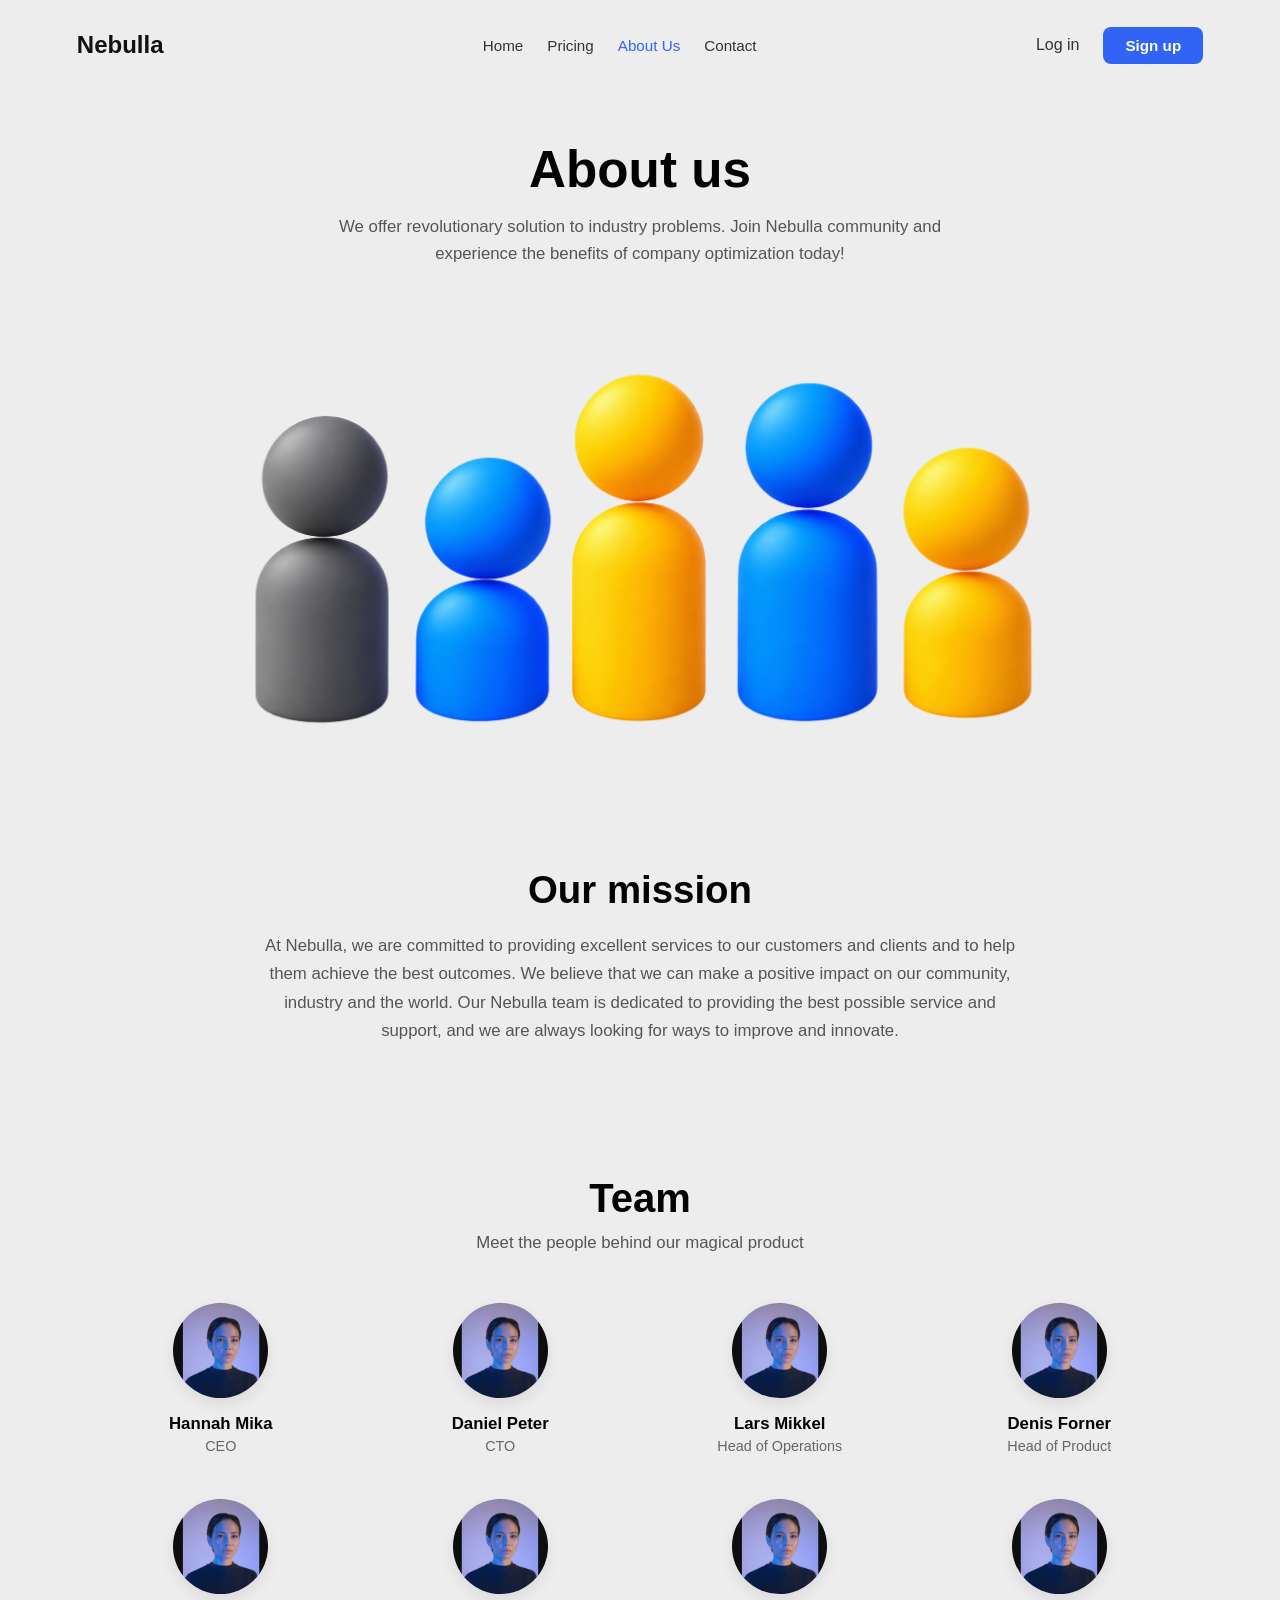
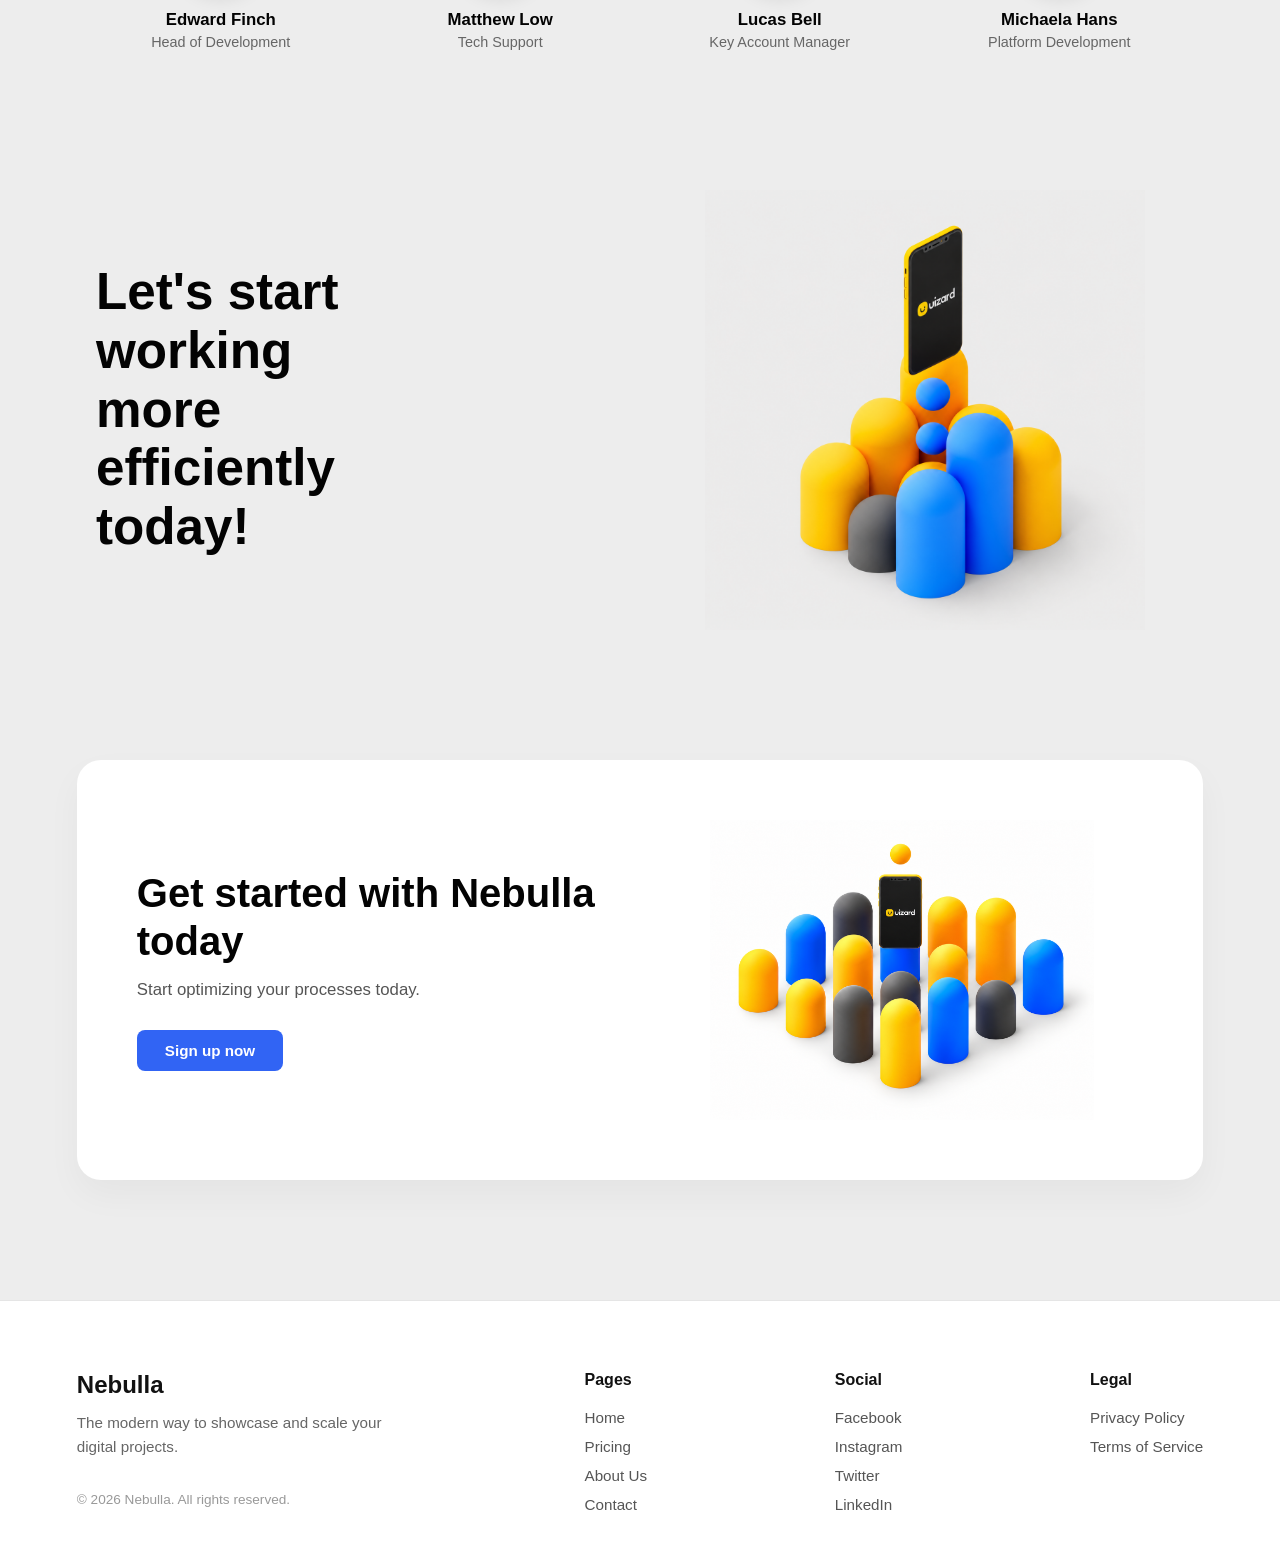
<file: 20261004/P-Nebula/about.html>
<!doctype html>
<html>
  <head>
    <meta charset="UTF-8" />
    <meta name="viewport" content="width=device-width, initial-scale=1.0" />
    <title>About Us - Nebulla</title>
    <link rel="stylesheet" href="./Styles/styles.css" />
    <link rel="stylesheet" href="./Styles/about.css" />
  </head>

  <body>
    <!-- NAVIGATION BAR -->
    <header class="navbar">
      <div class="navbar-container">
        <a href="index.html" class="logo">Nebulla</a>

        <nav class="navbar-menu">
          <a href="index.html">Home</a>
          <a href="pricing.html">Pricing</a>
          <a href="about.html" class="active">About Us</a>
          <a href="contact.html">Contact</a>
        </nav>

        <div class="navbar-useroptions">
          <a href="#Login">Log in</a>
          <a href="#Signup">Sign up</a>
        </div>
      </div>
    </header>

    <main>
      <!-- ABOUT HERO / INTRO -->
      <section class="about-hero">
        <div class="about-header">
          <h1>About us</h1>
          <p>
            We offer revolutionary solution to industry problems. Join Nebulla community and
            experience the benefits of company optimization today!
          </p>
        </div>
        <div class="about-hero-img">
          <img src="Assets/Images/Cover-Images/Cv-8.png" alt="Nebulla Team and Community" />
        </div>
      </section>

      <!-- OUR MISSION SECTION -->
      <section class="mission-section">
        <h2>Our mission</h2>
        <p>
          At Nebulla, we are committed to providing excellent services to our customers and
          clients and to help them achieve the best outcomes. We believe that we can make a
          positive impact on our community, industry and the world. Our Nebulla team is
          dedicated to providing the best possible service and support, and we are always
          looking for ways to improve and innovate.
        </p>
      </section>

      <!-- TEAM SECTION -->
      <section class="team-section">
        <div class="team-header">
          <h2>Team</h2>
          <p>Meet the people behind our magical product</p>
        </div>

        <div class="team-grid">
          <div class="team-member">
            <div class="member-photo">
              <img src="Assets/Images/profiles/pf-1.jpeg" alt="Hannah Mika" />
            </div>
            <h4>Hannah Mika</h4>
            <p>CEO</p>
          </div>

          <div class="team-member">
            <div class="member-photo">
              <img src="Assets/Images/profiles/pf-1.jpeg" alt="Daniel Peter" />
            </div>
            <h4>Daniel Peter</h4>
            <p>CTO</p>
          </div>

          <div class="team-member">
            <div class="member-photo">
              <img src="Assets/Images/profiles/pf-1.jpeg" alt="Lars Mikkel" />
            </div>
            <h4>Lars Mikkel</h4>
            <p>Head of Operations</p>
          </div>

          <div class="team-member">
            <div class="member-photo">
              <img src="Assets/Images/profiles/pf-1.jpeg" alt="Denis Forner" />
            </div>
            <h4>Denis Forner</h4>
            <p>Head of Product</p>
          </div>

          <div class="team-member">
            <div class="member-photo">
              <img src="Assets/Images/profiles/pf-1.jpeg" alt="Edward Finch" />
            </div>
            <h4>Edward Finch</h4>
            <p>Head of Development</p>
          </div>

          <div class="team-member">
            <div class="member-photo">
              <img src="Assets/Images/profiles/pf-1.jpeg" alt="Matthew Low" />
            </div>
            <h4>Matthew Low</h4>
            <p>Tech Support</p>
          </div>

          <div class="team-member">
            <div class="member-photo">
              <img src="Assets/Images/profiles/pf-1.jpeg" alt="Lucas Bell" />
            </div>
            <h4>Lucas Bell</h4>
            <p>Key Account Manager</p>
          </div>

          <div class="team-member">
            <div class="member-photo">
              <img src="Assets/Images/profiles/pf-1.jpeg" alt="Michaela Hans" />
            </div>
            <h4>Michaela Hans</h4>
            <p>Platform Development</p>
          </div>
        </div>
      </section>

      <!-- WORK EFFICIENTLY SPLIT SECTION -->
      <section class="efficiency-section">
        <div class="efficiency-container">
          <div class="efficiency-content">
            <h2>
              Let's start
              <br />
              working
              <br />
              more
              <br />
              efficiently
              <br />
              today!
            </h2>
          </div>
          <div class="efficiency-img">
            <img src="Assets/Images/Cover-Images/Cv-1.png" alt="Work Efficiently with Nebulla" />
          </div>
        </div>
      </section>

      <!-- GET STARTED BANNER (REUSED) -->
      <section class="getstarted">
        <div class="getstarted-card">
          <div class="getstarted-content">
            <h2>Get started with Nebulla today</h2>
            <p>Start optimizing your processes today.</p>
            <button class="button-tryfree">Sign up now</button>
          </div>
          <div class="getstarted-img">
            <img src="Assets/Images/Cover-Images/Cv-6.png" alt="Get Started Illustration" />
          </div>
        </div>
      </section>
    </main>

    <!-- FOOTER (REUSED) -->
    <footer>
      <div class="footer-container">
        <div class="footer-col">
          <div class="logo">Nebulla</div>
          <p class="footer-desc">The modern way to showcase and scale your digital projects.</p>
          <p class="copyright">&copy; 2026 Nebulla. All rights reserved.</p>
        </div>

        <div class="footer-col">
          <h4>Pages</h4>
          <a href="index.html">Home</a>
          <a href="pricing.html">Pricing</a>
          <a href="about.html">About Us</a>
          <a href="contact.html">Contact</a>
        </div>

        <div class="footer-col">
          <h4>Social</h4>
          <a href="#">Facebook</a>
          <a href="#">Instagram</a>
          <a href="#">Twitter</a>
          <a href="#">LinkedIn</a>
        </div>

        <div class="footer-col">
          <h4>Legal</h4>
          <a href="#">Privacy Policy</a>
          <a href="#">Terms of Service</a>
        </div>
      </div>
    </footer>
  </body>
</html>
</file>
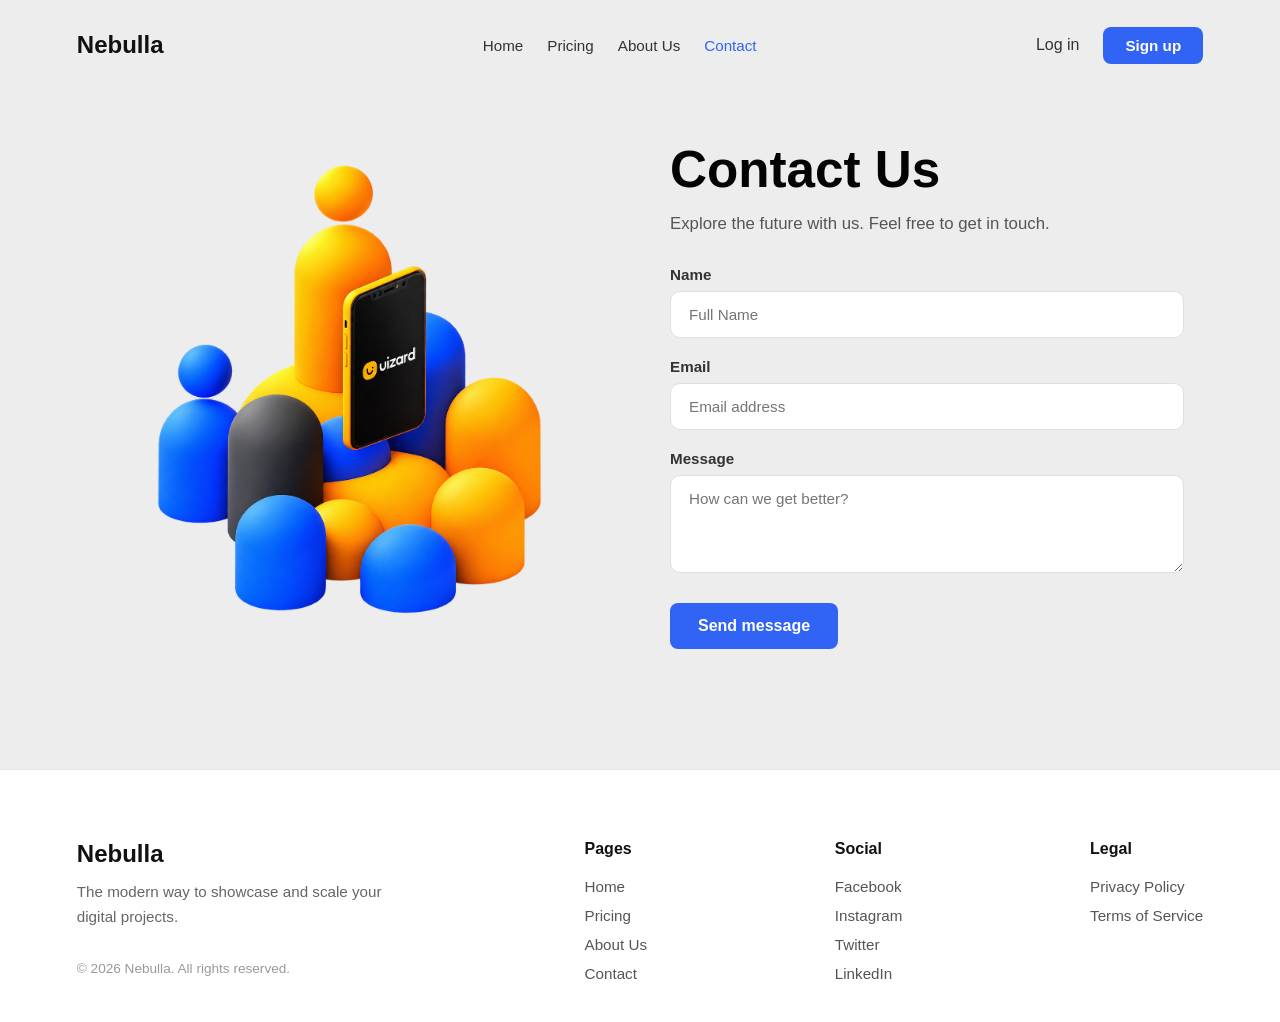
<file: 20261004/P-Nebula/contact.html>
<!doctype html>
<html>
  <head>
    <meta charset="UTF-8" />
    <meta name="viewport" content="width=device-width, initial-scale=1.0" />
    <title>Contact Us - Nebulla</title>
    <link rel="stylesheet" href="./Styles/styles.css" />
    <link rel="stylesheet" href="./Styles/contact.css" />
  </head>

  <body>
    <!-- NAVIGATION BAR -->
    <header class="navbar">
      <div class="navbar-container">
        <a href="index.html" class="logo">Nebulla</a>

        <nav class="navbar-menu">
          <a href="index.html">Home</a>
          <a href="pricing.html">Pricing</a>
          <a href="about.html">About Us</a>
          <a href="contact.html" class="active">Contact</a>
        </nav>

        <div class="navbar-useroptions">
          <a href="#Login">Log in</a>
          <a href="#Signup">Sign up</a>
        </div>
      </div>
    </header>

    <main>
      <!-- CONTACT US SECTION -->
      <section class="contact-section">
        <div class="contact-container">
          
          <!-- Left Column: 3D Illustration -->
          <div class="contact-img">
            <img src="Assets/Images/Cover-Images/Cv-9.png" alt="Contact Nebulla Support" />
          </div>

          <!-- Right Column: Contact Form -->
          <div class="contact-content">
            <h1>Contact Us</h1>
            <p class="contact-subtitle">Explore the future with us. Feel free to get in touch.</p>

            <form class="contact-form" action="#" method="POST" onsubmit="return false;">
              <div class="form-group">
                <label for="name">Name</label>
                <input type="text" id="name" placeholder="Full Name" />
              </div>

              <div class="form-group">
                <label for="email">Email</label>
                <input type="email" id="email" placeholder="Email address" />
              </div>

              <div class="form-group">
                <label for="message">Message</label>
                <textarea id="message" rows="4" placeholder="How can we get better?"></textarea>
              </div>

              <button type="submit" class="button-send">Send message</button>
            </form>
          </div>

        </div>
      </section>
    </main>

    <!-- FOOTER (REUSED) -->
    <footer>
      <div class="footer-container">
        <div class="footer-col">
          <div class="logo">Nebulla</div>
          <p class="footer-desc">The modern way to showcase and scale your digital projects.</p>
          <p class="copyright">&copy; 2026 Nebulla. All rights reserved.</p>
        </div>

        <div class="footer-col">
          <h4>Pages</h4>
          <a href="index.html">Home</a>
          <a href="pricing.html">Pricing</a>
          <a href="about.html">About Us</a>
          <a href="contact.html">Contact</a>
        </div>

        <div class="footer-col">
          <h4>Social</h4>
          <a href="#">Facebook</a>
          <a href="#">Instagram</a>
          <a href="#">Twitter</a>
          <a href="#">LinkedIn</a>
        </div>

        <div class="footer-col">
          <h4>Legal</h4>
          <a href="#">Privacy Policy</a>
          <a href="#">Terms of Service</a>
        </div>
      </div>
    </footer>
  </body>
</html>
</file>
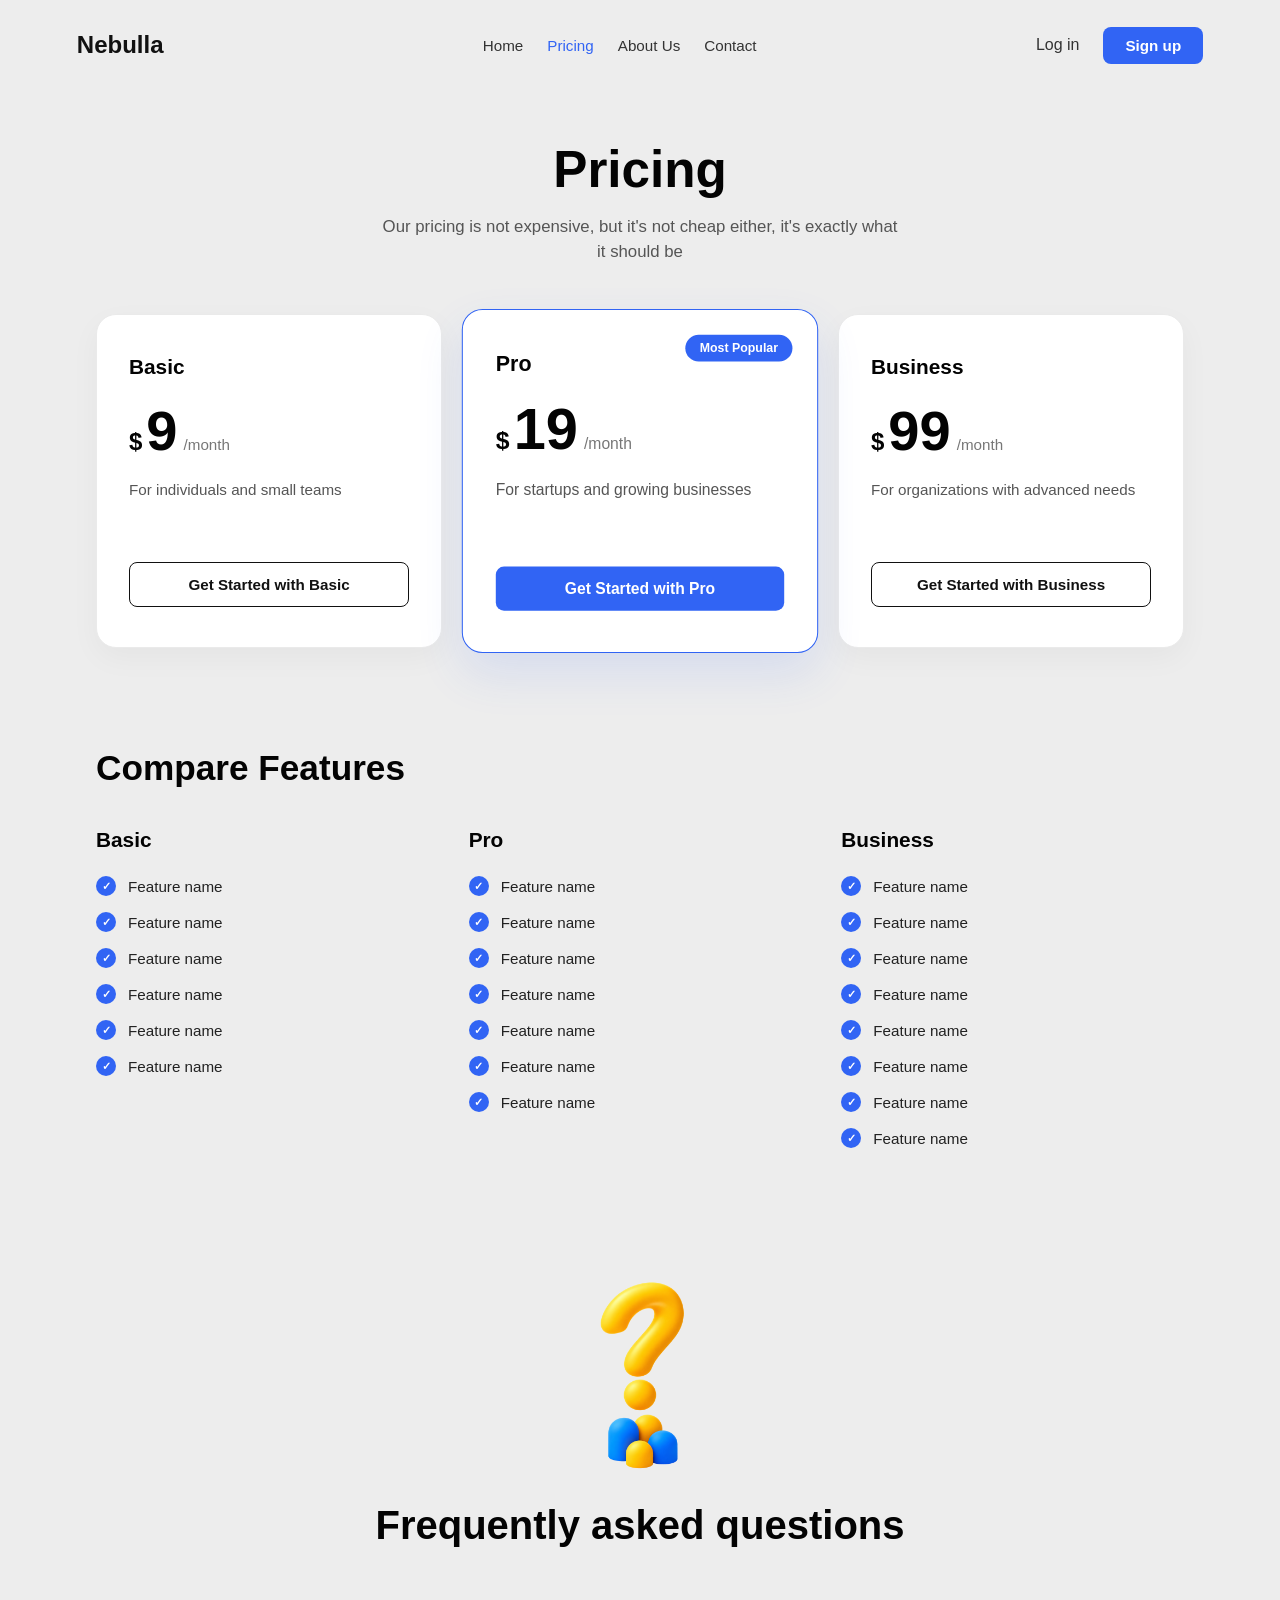
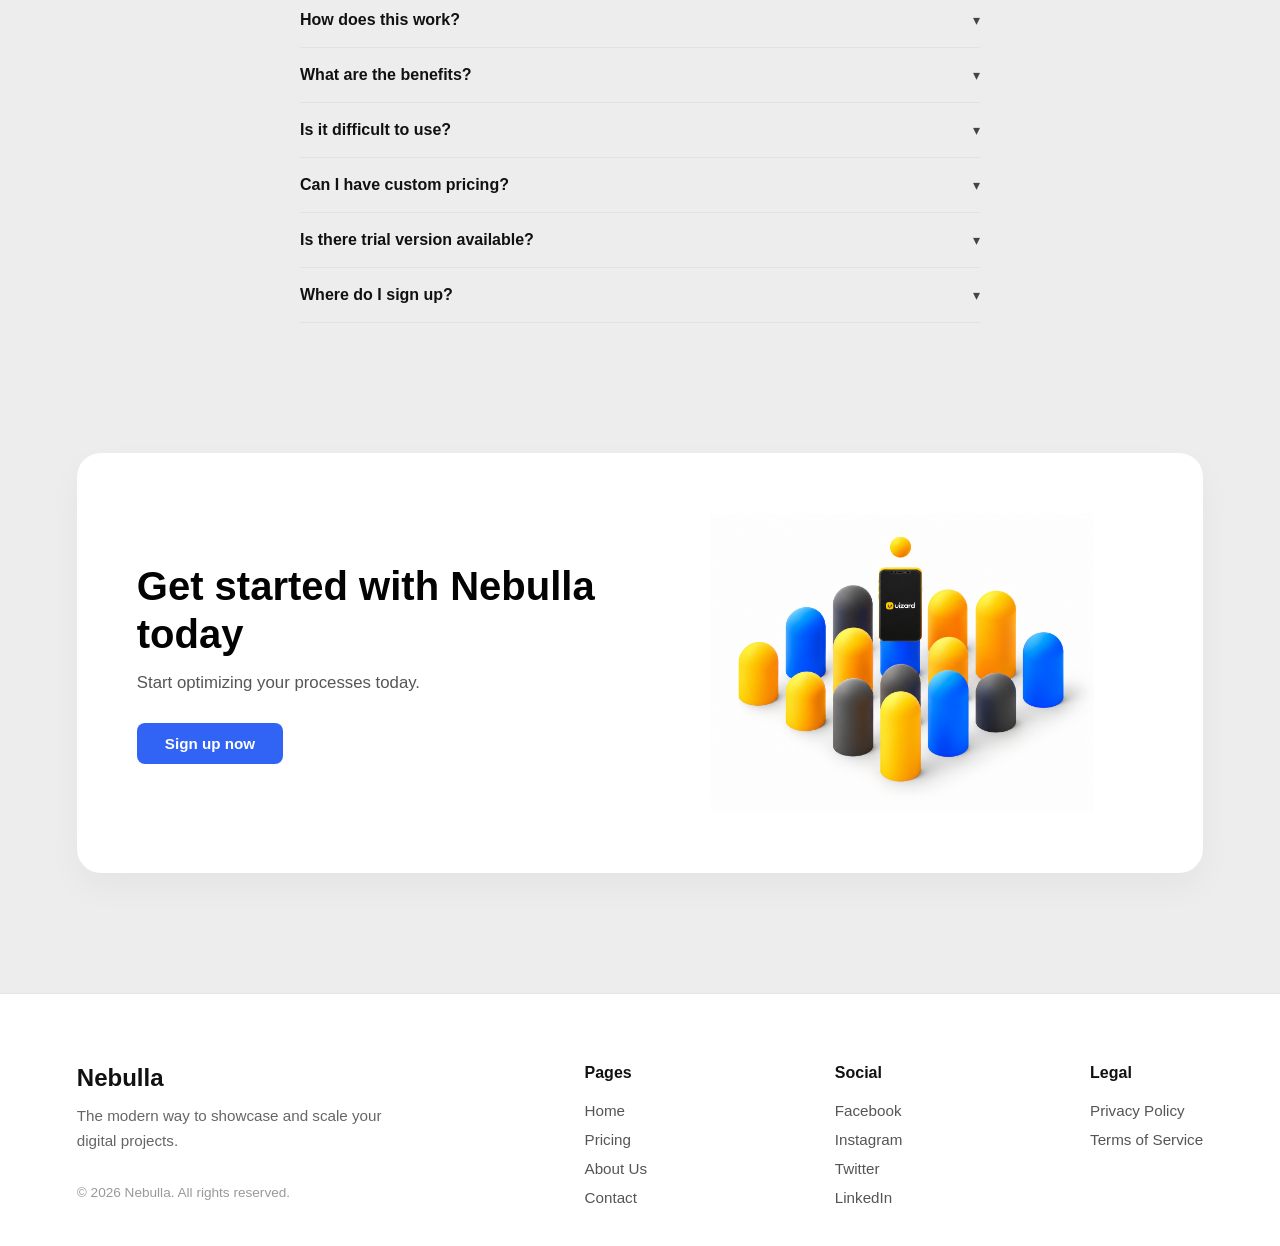
<file: 20261004/P-Nebula/pricing.html>
<!doctype html>
<html>
  <head>
    <meta charset="UTF-8" />
    <meta name="viewport" content="width=device-width, initial-scale=1.0" />
    <title>Pricing - Nebulla</title>
    <link rel="stylesheet" href="./Styles/styles.css" />
    <link rel="stylesheet" href="./Styles/pricing.css" />
  </head>

  <body>
    <header class="navbar">
      <div class="navbar-container">
        <a href="index.html" class="logo">Nebulla</a>

        <nav class="navbar-menu">
          <a href="index.html">Home</a>
          <a href="pricing.html" class="active">Pricing</a>
          <a href="about.html">About Us</a>
          <a href="contact.html">Contact</a>
        </nav>

        <div class="navbar-useroptions">
          <a href="#Login">Log in</a>
          <a href="#Signup">Sign up</a>
        </div>
      </div>
    </header>

    <main>
      <!-- PRICING HEADER -->
      <section class="pricing-header">
        <h1>Pricing</h1>
        <p>Our pricing is not expensive, but it's not cheap either, it's exactly what it should be</p>
      </section>

      <!-- 3-TIER PRICING CARDS -->
      <section class="pricing-section">
        <div class="pricing-grid">
          
          <!-- Basic Plan -->
          <div class="pricing-card">
            <h3 class="plan-name">Basic</h3>
            <div class="plan-price">
              <span class="currency">$</span>
              <span class="amount">9</span>
              <span class="period">/month</span>
            </div>
            <p class="plan-desc">For individuals and small teams</p>
            <button class="button-card-outline">Get Started with Basic</button>
          </div>

          <!-- Pro Plan (Featured / Most Popular) -->
          <div class="pricing-card featured">
            <span class="popular-badge">Most Popular</span>
            <h3 class="plan-name">Pro</h3>
            <div class="plan-price">
              <span class="currency">$</span>
              <span class="amount">19</span>
              <span class="period">/month</span>
            </div>
            <p class="plan-desc">For startups and growing businesses</p>
            <button class="button-card-primary">Get Started with Pro</button>
          </div>

          <!-- Business Plan -->
          <div class="pricing-card">
            <h3 class="plan-name">Business</h3>
            <div class="plan-price">
              <span class="currency">$</span>
              <span class="amount">99</span>
              <span class="period">/month</span>
            </div>
            <p class="plan-desc">For organizations with advanced needs</p>
            <button class="button-card-outline">Get Started with Business</button>
          </div>

        </div>
      </section>

      <!-- FEATURE COMPARISON SECTION -->
      <section class="compare-section">
        <h2>Compare Features</h2>
        <div class="compare-grid">
          
          <!-- Basic Features Column -->
          <div class="compare-col">
            <h3>Basic</h3>
            <ul class="feature-list">
              <li>
                <span class="check-icon">&#10003;</span>
                <span>Feature name</span>
              </li>
              <li>
                <span class="check-icon">&#10003;</span>
                <span>Feature name</span>
              </li>
              <li>
                <span class="check-icon">&#10003;</span>
                <span>Feature name</span>
              </li>
              <li>
                <span class="check-icon">&#10003;</span>
                <span>Feature name</span>
              </li>
              <li>
                <span class="check-icon">&#10003;</span>
                <span>Feature name</span>
              </li>
              <li>
                <span class="check-icon">&#10003;</span>
                <span>Feature name</span>
              </li>
            </ul>
          </div>

          <!-- Pro Features Column -->
          <div class="compare-col">
            <h3>Pro</h3>
            <ul class="feature-list">
              <li>
                <span class="check-icon">&#10003;</span>
                <span>Feature name</span>
              </li>
              <li>
                <span class="check-icon">&#10003;</span>
                <span>Feature name</span>
              </li>
              <li>
                <span class="check-icon">&#10003;</span>
                <span>Feature name</span>
              </li>
              <li>
                <span class="check-icon">&#10003;</span>
                <span>Feature name</span>
              </li>
              <li>
                <span class="check-icon">&#10003;</span>
                <span>Feature name</span>
              </li>
              <li>
                <span class="check-icon">&#10003;</span>
                <span>Feature name</span>
              </li>
              <li>
                <span class="check-icon">&#10003;</span>
                <span>Feature name</span>
              </li>
            </ul>
          </div>

          <!-- Business Features Column -->
          <div class="compare-col">
            <h3>Business</h3>
            <ul class="feature-list">
              <li>
                <span class="check-icon">&#10003;</span>
                <span>Feature name</span>
              </li>
              <li>
                <span class="check-icon">&#10003;</span>
                <span>Feature name</span>
              </li>
              <li>
                <span class="check-icon">&#10003;</span>
                <span>Feature name</span>
              </li>
              <li>
                <span class="check-icon">&#10003;</span>
                <span>Feature name</span>
              </li>
              <li>
                <span class="check-icon">&#10003;</span>
                <span>Feature name</span>
              </li>
              <li>
                <span class="check-icon">&#10003;</span>
                <span>Feature name</span>
              </li>
              <li>
                <span class="check-icon">&#10003;</span>
                <span>Feature name</span>
              </li>
              <li>
                <span class="check-icon">&#10003;</span>
                <span>Feature name</span>
              </li>
            </ul>
          </div>

        </div>
      </section>

      <!-- FREQUENTLY ASKED QUESTIONS SECTION -->
      <section class="faq-section">
        <div class="faq-img">
          <img src="Assets/Images/Cover-Images/Cv-7.png" alt="FAQ 3D Question Mark" />
        </div>
        <h2>Frequently asked questions</h2>
        
        <div class="faq-list">
          <div class="faq-item">
            <span class="faq-question">How does this work?</span>
            <span class="faq-chevron">&#9662;</span>
          </div>

          <div class="faq-item">
            <span class="faq-question">What are the benefits?</span>
            <span class="faq-chevron">&#9662;</span>
          </div>

          <div class="faq-item">
            <span class="faq-question">Is it difficult to use?</span>
            <span class="faq-chevron">&#9662;</span>
          </div>

          <div class="faq-item">
            <span class="faq-question">Can I have custom pricing?</span>
            <span class="faq-chevron">&#9662;</span>
          </div>

          <div class="faq-item">
            <span class="faq-question">Is there trial version available?</span>
            <span class="faq-chevron">&#9662;</span>
          </div>

          <div class="faq-item">
            <span class="faq-question">Where do I sign up?</span>
            <span class="faq-chevron">&#9662;</span>
          </div>
        </div>
      </section>

      <!-- GET STARTED BANNER (REUSED) -->
      <section class="getstarted">
        <div class="getstarted-card">
          <div class="getstarted-content">
            <h2>Get started with Nebulla today</h2>
            <p>Start optimizing your processes today.</p>
            <button class="button-tryfree">Sign up now</button>
          </div>
          <div class="getstarted-img">
            <img src="Assets/Images/Cover-Images/Cv-6.png" alt="Get Started Illustration" />
          </div>
        </div>
      </section>
    </main>

    <!-- FOOTER (REUSED) -->
    <footer>
      <div class="footer-container">
        <div class="footer-col">
          <div class="logo">Nebulla</div>
          <p class="footer-desc">The modern way to showcase and scale your digital projects.</p>
          <p class="copyright">&copy; 2026 Nebulla. All rights reserved.</p>
        </div>

        <div class="footer-col">
          <h4>Pages</h4>
          <a href="index.html">Home</a>
          <a href="pricing.html">Pricing</a>
          <a href="about.html">About Us</a>
          <a href="contact.html">Contact</a>
        </div>

        <div class="footer-col">
          <h4>Social</h4>
          <a href="#">Facebook</a>
          <a href="#">Instagram</a>
          <a href="#">Twitter</a>
          <a href="#">LinkedIn</a>
        </div>

        <div class="footer-col">
          <h4>Legal</h4>
          <a href="#">Privacy Policy</a>
          <a href="#">Terms of Service</a>
        </div>
      </div>
    </footer>
  </body>
</html>
</file>
<file: 20260908/Task-1-Iframe/styles.css>
/* ================================
   Global Styles
================================ */

* {
    margin: 0;
    padding: 0;
    box-sizing: border-box;
}

body {
    font-family: Arial, Helvetica, sans-serif;
    background: #f5f7fb;
    color: #1f2937;

}


/* ================================
   Header
================================ */

header {
    background: #111827;
    color: white;

    padding: 20px 8%;

    display: flex;
    justify-content: space-between;
    align-items: center;
}

.logo {
    font-size: 28px;
    font-weight: bold;
    color: #60a5fa;
}

h2 {
    padding-top: 20px;
}

nav a {
    color: white;
    text-decoration: none;

    margin-left: 25px;

    font-size: 15px;
}




/* ================================
   Hero Section
================================ */

.hero {


    display: flex;
    align-items: center;
    justify-content: center;

    text-align: center;

    padding: 60px 20px;

    color: white;
}

.hero-content {
    max-width: 850px;
}

.hero h1 {
    font-size: 52px;
    margin-bottom: 15px;
}

.hero h1 span {
    color: #60a5fa;
}

.hero h2 {
    font-size: 25px;
    font-weight: normal;
    margin-bottom: 20px;
}

.hero p {
    max-width: 700px;

    margin: auto;

    color: #dbeafe;

    font-size: 17px;
}


/* ================================
   Common Section Styles
================================ */

section {
    padding: 70px 8%;
}

.section-title {
    text-align: center;
    margin-bottom: 40px;
}

.section-title h2 {
    font-size: 32px;

    color: #111827;

    margin-bottom: 10px;
}

.section-title p {
    color: #6b7280;
}


/* ================================
   YouTube Video Section
================================ */

.video-section {
    background: white;
}

.video-container {
    max-width: 900px;

    margin: auto;

    background: #111827;

    padding: 15px;

    border-radius: 15px;

}

.video-container iframe {
    width: 100%;
    height: 500px;

    border: none;

    border-radius: 10px;
}


/* ================================
   About Section
================================ */

.about-content {
    max-width: 900px;

    margin: auto;

    text-align: center;

    font-size: 18px;

    color: #4b5563;
}


/* ================================
   Skills Section
================================ */

.skills-section {
    background: #eef2ff;
}

.skills-container {
    max-width: 900px;

    margin: auto;

    display: flex;

    flex-wrap: wrap;

    gap: 20px;
}

.skill {
    background: white;

    padding: 25px;

    text-align: center;

    border-radius: 12px;

    font-weight: bold;

    transition: 0.3s;
}


/* ================================
   Career Section
================================ */

.career-card {
    max-width: 900px;

    margin: auto;

    background: white;

    padding: 40px;

    border-radius: 15px;

    text-align: center;

}

.career-card h3 {
    font-size: 25px;

    margin-bottom: 15px;

    color: #1e3a8a;
}

.career-card p {
    color: #4b5563;

    font-size: 17px;
}


/* ================================
   Footer
================================ */

footer {
    background: #111827;

    color: #9ca3af;

    text-align: center;

    padding: 25px;
}

footer strong {
    color: #60a5fa;
}
</file>
<file: 20260914/Task-3-OwnIdea/styles.css>
/* Google Font */
@import url('https://fonts.googleapis.com/css2?family=Poppins:wght@400;500;600;700&display=swap');


/* CSS Reset */
* {
    box-sizing: border-box;
    margin: 0;
    padding: 0;
}


/* Root Settings */
html {
    font-size: 16px;
    scroll-behavior: smooth;
}


/* Body */
body {
    font-family: 'Poppins', Arial, Helvetica, sans-serif;
    font-size: 1rem;
    line-height: 1.6;
    color: #e5e7eb;

    background: #080b14;

    min-height: 100vh;
}


/* Header & Navigation */

header {
    background: #080b14;

    border-bottom: 1px solid #252938;
}


nav {
    width: 100%;
    max-width: 1200px;

    margin: 0 auto;
    padding: 1rem 1.5rem;

    display: flex;
    justify-content: center;
    align-items: center;

    gap: 2rem;
}


nav a {
    color: #cbd5e1;

    text-decoration: none;

    font-size: 0.9rem;
    font-weight: 500;
}


/* Main Content */

main {
    width: 100%;
    max-width: 1200px;

    margin: 0 auto;
    padding: 0 1.5rem;
}


/* Common Section Styling */

section {
    width: 100%;

    margin: 5rem auto;
    padding: 4rem 2.5rem;

    border: 1px solid #252938;
    border-radius: 24px;

    background: #111522;

    box-shadow: 0 20px 60px rgba(0, 0, 0, 0.25);
}


/* Introduction Section */

#introduction {
    min-height: 80vh;

    display: flex;
    flex-direction: column;

    justify-content: center;
    align-items: center;

    text-align: center;

    margin-top: 2rem;

    background: #111522;
}


/* JLabs Main Heading */

#introduction h1 {
    margin-bottom: 1rem;

    font-size: clamp(3.5rem, 10vw, 7rem);
    font-weight: 700;

    letter-spacing: -0.06em;

    color: #a78bfa;
}


/* Introduction Paragraph */

#introduction p {
    max-width: 700px;

    margin-bottom: 1.5rem;

    color: #cbd5e1;

    font-size: 1.15rem;
}


/* Author Information */

#introduction address {
    margin-bottom: 2rem;

    color: #94a3b8;

    font-style: normal;
}


/* YouTube Button */

.a-yt-link {
    display: inline-block;

    padding: 0.8rem 1.5rem;

    border-radius: 8px;

    color: #ffffff;

    text-decoration: none;

    font-weight: 600;

    background: #6366f1;
}


/* Headings */

h2 {
    margin-bottom: 2rem;

    font-size: clamp(2rem, 5vw, 3rem);
    font-weight: 600;

    color: #f8fafc;
}


h3 {
    margin-bottom: 1rem;

    font-size: 1.35rem;
    font-weight: 600;

    color: #f1f5f9;
}


/* About Section */

#about p {
    max-width: 850px;

    margin-bottom: 1.25rem;

    color: #cbd5e1;
}


#about h3 {
    margin-top: 2rem;
}


/* Lists */

ul {
    list-style: none;

    display: flex;
    flex-wrap: wrap;

    gap: 0.75rem;

    margin-top: 1rem;
}


li {
    padding: 0.6rem 1rem;

    border: 1px solid #4f46e5;

    border-radius: 999px;

    color: #c7d2fe;

    background: #191d3a;

    font-size: 0.9rem;
}


/* Skills Section */

#skills h3 {
    margin-top: 2rem;
}


/* Projects Section */

#projects>p {
    margin-bottom: 2rem;

    color: #94a3b8;
}


/* Project Cards */

#projects article {
    margin-top: 1.5rem;
    padding: 2rem;

    border: 1px solid #252938;

    border-radius: 18px;

    background: #171b28;

    box-shadow: 0 10px 30px rgba(0, 0, 0, 0.15);
}


/* Project Card Heading */

#projects article h3 {
    color: #c4b5fd;
}


/* Project Card Paragraph */

#projects article p {
    margin-bottom: 0.8rem;

    color: #cbd5e1;
}


/* Project Links */

#projects article a {
    display: inline-block;

    margin-top: 1rem;

    padding: 0.65rem 1.2rem;

    border-radius: 8px;

    color: #ffffff;

    text-decoration: none;

    background: #6366f1;

    font-size: 0.9rem;
    font-weight: 500;
}


/* Media Section */

#media {
    text-align: center;
}


#media iframe,
#media video {
    display: block;

    width: 100%;
    max-width: 800px;

    margin: 2rem auto;

    border: none;
    border-radius: 16px;

    box-shadow: 0 15px 40px rgba(0, 0, 0, 0.3);
}


#media iframe {
    aspect-ratio: 16 / 9;

    height: auto;
}


#media video {
    height: auto;
}


#media audio {
    width: 100%;
    max-width: 600px;

    margin: 1rem auto;
}


/* Contact Section */

#contact>p {
    max-width: 700px;

    margin-bottom: 2rem;

    color: #94a3b8;
}


/* Form */

#contact form {
    width: 100%;
    max-width: 750px;

    margin: 0 auto;
}


/* Form Groups */

#contact form>div {
    margin-bottom: 1.5rem;
}


/* Labels */

label {
    display: block;

    margin-bottom: 0.5rem;

    color: #cbd5e1;

    font-size: 0.9rem;
    font-weight: 500;
}


/* Inputs */

input,
textarea {
    width: 100%;

    padding: 0.9rem 1rem;

    border: 1px solid #303646;

    border-radius: 10px;

    outline: none;

    color: #f8fafc;

    background: #0f172a;

    font-family: inherit;
    font-size: 1rem;
}


/* Textarea */

textarea {
    min-height: 140px;

    resize: vertical;
}


/* Submit Button */

button[type="submit"] {
    padding: 0.9rem 1.8rem;

    border: none;

    border-radius: 10px;

    color: #ffffff;

    background: #6366f1;

    font-family: inherit;
    font-size: 1rem;
    font-weight: 600;

    cursor: pointer;
}


/* Footer */

footer {
    padding: 2rem 1rem;

    border-top: 1px solid #252938;

    text-align: center;

    color: #64748b;

    background: #080b14;
}


footer p {
    font-size: 0.85rem;
}


/* Responsive Design */

@media (max-width: 768px) {

    nav {
        justify-content: flex-start;

        overflow-x: auto;

        gap: 1.25rem;

        padding: 0.9rem 1rem;
    }


    nav a {
        flex-shrink: 0;

        font-size: 0.85rem;
    }


    main {
        padding: 0 1rem;
    }


    section {
        margin: 3rem auto;

        padding: 3rem 1.5rem;

        border-radius: 18px;
    }


    #introduction {
        min-height: 70vh;
    }


    #introduction p {
        font-size: 1rem;
    }


    #projects article {
        padding: 1.5rem;
    }


    ul {
        gap: 0.6rem;
    }


    li {
        font-size: 0.85rem;
    }
}


/* Small Mobile Screens */

@media (max-width: 480px) {

    html {
        font-size: 15px;
    }


    nav {
        gap: 1rem;
    }


    section {
        padding: 2.5rem 1.1rem;
    }


    #introduction h1 {
        font-size: 3.5rem;
    }


    h2 {
        font-size: 2rem;
    }


    h3 {
        font-size: 1.2rem;
    }


    #projects article {
        padding: 1.25rem;
    }


    button[type="submit"] {
        width: 100%;
    }
}
</file>
<file: 20260916/Task-1-Single-Page/styles.css>
@import url('https://fonts.googleapis.com/css2?family=Inter:ital,opsz,wght@0,14..32,100..900&display=swap');

/* Global reset */

* {
    margin: 0;
    padding: 0;
    box-sizing: border-box;

}


/* Body */

body {
    font-family: "Inter", sans-serif;
    font-optical-sizing: auto;
    font-style: normal;
    min-height: 100vh;
    overflow: hidden;
    background:
        radial-gradient(circle at 8% 50%,
            rgba(66, 87, 245, 0.08),
            transparent 32%),
        radial-gradient(circle at 92% 10%,
            rgba(120, 100, 255, 0.08),
            transparent 32%),
        radial-gradient(circle at 85% 90%,
            rgba(66, 87, 245, 0.06),
            transparent 30%),
        linear-gradient(135deg,
            #ffffff 0%,
            #f8faff 50%,
            #ffffff 100%);
    background-attachment: fixed;
}

/* Main Content */

.main-content {
    position: relative;
    min-height: 100vh;
}


/* Tagline */

.tagline {
    position: absolute;
    top: 60px;
    left: 6%;

    font-size: 10px;
    font-weight: 500;
    letter-spacing: 4px;
    color: #8491ad;
}


.tagline span {
    margin: 0 10px;
}


/* Introduction Content */

.intro-content {
    min-height: 100vh;

    display: flex;
    flex-direction: column;
    align-items: center;
    justify-content: center;

    text-align: center;

    padding: 40px 24px;
}




.greeting {
    margin-bottom: 30px;

    font-size: 18px;
    font-weight: 500;
    letter-spacing: 8px;

    color: #52617d;
}


/* Main Heading */

h1 {
    color: #121b3b;

    font-size: clamp(42px, 6vw, 72px);
    font-weight: 800;
    line-height: 1;
    letter-spacing: -2px;
}


/* Highlighted Name */

h1>span {
    color: #594bff
}




.divider {
    width: 48px;
    height: 3px;

    margin: 40px auto 30px;

    background: linear-gradient(90deg,
            #3b5bff,
            #594bff);

    border-radius: 10px;
}




.description {
    max-width: 800px;

    margin: 0 auto 40px;

    font-size: 20px;
    font-weight: 400;
    line-height: 1.7;

    color: #52617d;
}



.resume-button {
    display: inline-flex;

    align-items: center;
    justify-content: center;

    gap: 14px;

    padding: 16px 32px;

    border-radius: 50px;

    background: linear-gradient(90deg,
            #3b5bff,
            #594bff);

    color: #ffffff;

    font-size: 18px;
    font-weight: 600;

    text-decoration: none;

    cursor: pointer;

    box-shadow:
        0 12px 30px rgba(67, 87, 255, 0.25);

    transition:
        transform 0.2s ease,
        box-shadow 0.2s ease;
}




.download-icon {
    font-size: 24px;
    line-height: 1;
}


/* Button Hover */

.resume-button:hover {
    transform: translateY(-2px);

    box-shadow:
        0 16px 35px rgba(67, 87, 255, 0.35);
}



.decorations {
    position: absolute;
    inset: 0;
    z-index: 0;
    pointer-events: none;
}


/* Left Shape */

.shape-left {
    position: absolute;

    width: 460px;
    height: 560px;

    left: -230px;
    top: 180px;

    border-radius: 50%;

    background: radial-gradient(circle,
            rgba(66, 87, 245, 0.12),
            rgba(66, 87, 245, 0.04) 55%,
            transparent 75%);
}


/* Top Right Shape */

.shape-top-right {
    position: absolute;
    width: 420px;
    height: 420px;

    right: -180px;
    top: -180px;

    border-radius: 50%;

    background: radial-gradient(circle,
            rgba(120, 100, 255, 0.10),
            rgba(120, 100, 255, 0.04) 55%,
            transparent 75%);
}


/* Bottom Right Shape */

.shape-bottom-right {
    position: absolute;

    width: 500px;
    height: 500px;

    right: -220px;
    bottom: -220px;

    border-radius: 50%;

    background: radial-gradient(circle,
            rgba(66, 87, 245, 0.10),
            rgba(66, 87, 245, 0.04) 55%,
            transparent 75%);
}

/* Left Shape Before */

.shape-left::before {
    content: "";

    position: absolute;

    width: 260px;
    height: 120px;

    left: 170px;
    top: 180px;

    border: 2px solid rgba(66, 87, 245, 0.15);

    border-left: none;
    border-bottom: none;

    border-radius: 60%;
}

/* Bottom Right Shape Before */

.shape-bottom-right::before {
    content: "";

    position: absolute;

    width: 300px;
    height: 140px;

    left: 40px;
    top: 100px;

    border: 2px solid rgba(66, 87, 245, 0.14);

    border-right: none;
    border-bottom: none;

    border-radius: 60%;
}


/* Medium Screen */

@media (max-width: 768px) {

    .tagline {
        top: 35px;
        left: 24px;

        font-size: 11px;
        letter-spacing: 3px;
    }

    .tagline span {
        margin: 0 6px;
    }

    .intro-content {
        padding: 100px 20px 40px;
    }

    .greeting {
        margin-bottom: 22px;

        font-size: 15px;
        letter-spacing: 6px;
    }

    h1 {
        font-size: clamp(38px, 12vw, 56px);
        letter-spacing: -1.5px;
    }

    .divider {
        margin: 30px auto 24px;
    }

    .description {
        max-width: 600px;

        font-size: 17px;
        line-height: 1.6;

        margin-bottom: 32px;
    }

    .resume-button {
        padding: 14px 26px;

        font-size: 16px;
        gap: 10px;
    }

    .download-icon {
        font-size: 21px;
    }
}


/* Small Screen */

@media (max-width: 480px) {

    .tagline {
        left: 20px;
        right: 20px;

        text-align: left;

        font-size: 9px;
        letter-spacing: 2px;
    }

    .tagline span {
        margin: 0 4px;
    }

    .intro-content {
        padding: 100px 18px 30px;
    }

    .greeting {
        font-size: 13px;
        letter-spacing: 5px;
    }

    h1 {
        font-size: clamp(36px, 13vw, 48px);
    }

    .description {
        font-size: 16px;
        line-height: 1.6;
    }

    .resume-button {
        width: auto;
        padding: 14px 24px;
        font-size: 15px;
    }
}
</file>
<file: 20260920/Task-3-Flexbox-Pages/styles.css>
/*GLOBAL RESET */

* {
    margin: 0;
    padding: 0;
    box-sizing: border-box;
}

html {
    scroll-behavior: smooth;
}

body {
    font-family: Arial, Helvetica, sans-serif;
    color: #001e42;
    background-color: #f4f6fa;
}

img {
    display: block;
    max-width: 100%;
}



/*HEADER & NAVBAR */


header {
    background: #001e42;
    padding: 16px 5%;

    border-bottom: 1px solid rgba(255, 255, 255, 0.12);
}

nav {
    display: flex;

    justify-content: space-between;
    align-items: center;

    max-width: 1100px;
    margin: 0 auto;
}


/* LOGO */

.logo {
    font-size: 2rem;
    font-weight: 800;
    letter-spacing: 2px;

    color: #ffffff;
}


/* NAVIGATION LINKS */

nav ul {
    display: flex;

    align-items: center;
    gap: 32px;

    list-style: none;
}

nav ul li a {
    text-decoration: none;

    color: #e5edf8;
    font-size: 1rem;

    transition: color 0.3s ease;
}

nav ul li a:hover {
    color: #60a5fa;
}



/* HOME / HERO SECTION */


.home-section {
    display: flex;

    flex-direction: row;
    justify-content: space-between;
    align-items: center;

    gap: 48px;

    width: 100%;
    min-height: 560px;

    padding: 64px 8%;

    background: #001e42;
    color: #ffffff;
}


/* HERO CONTENT - LEFT SIDE */

.home-division {
    display: flex;

    flex-direction: column;
    align-items: flex-start;

    gap: 12px;

    flex: 1 1 0;
    min-width: 0;

    max-width: 600px;
}


/* GREETING */

.home-greeting {
    color: #60a5fa;

    font-size: 1rem;
    letter-spacing: 2px;
}


/* NAME */

.home-title {
    color: #ffffff;

    font-size: clamp(2.5rem, 5vw, 4rem);
    line-height: 1.1;
}

.home-title span {
    color: #3b82f6;
}


/* ROLE */

.home-role {
    color: #e5edf8;

    font-size: clamp(1.4rem, 2.5vw, 2rem);
}


/* DESCRIPTION */

.home-description {
    max-width: 480px;

    color: #cbd5e1;

    font-size: 1rem;
    line-height: 1.7;
}



/*HERO BUTTONS */


.home-buttons {
    display: flex;

    flex-wrap: wrap;
    gap: 16px;

    margin-top: 12px;
}


/* COMMON BUTTON */

.btn {
    display: inline-flex;

    justify-content: center;
    align-items: center;

    padding: 12px 24px;

    border: 1px solid #2078f7;
    border-radius: 8px;

    background: #2078f7;
    color: #ffffff;

    text-decoration: none;
    font-size: 1rem;
    font-weight: 500;

    transition: all 0.3s ease;
}


/* PRIMARY BUTTON HOVER */

.btn:hover {
    background: #125ed0;
    border-color: #125ed0;

    transform: translateY(-2px);
}


/* SECONDARY BUTTON */

.home-buttons .btn:nth-child(2) {
    background: transparent;
    border-color: #94a3b8;
}

.home-buttons .btn:nth-child(2):hover {
    background: rgba(255, 255, 255, 0.1);
}



/* PROFILE IMAGE - RIGHT SIDE */


.home-image-division {
    display: flex;

    justify-content: center;
    align-items: center;

    flex: 0 1 320px;

    min-width: 0;
}

.home-division {
    order: 1;
}

.home-image-division {
    order: 2;
}


/* IMAGE WRAPPER */

.profile-image {
    width: 100%;
    max-width: 320px;

    aspect-ratio: 1 / 1;

    border: 5px solid #3b82f6;
    border-radius: 50%;

    overflow: hidden;

    background: #e2e8f0;
}


/* IMAGE */

.profile-image img {
    width: 100%;
    height: 100%;

    object-fit: cover;
    object-position: center 25%;
}



/* ABOUT SECTION */


.about-section {
    display: flex;

    flex-direction: row;
    justify-content: space-between;
    align-items: center;

    gap: 48px;

    width: 100%;
    min-height: 100vh;

    padding: 64px 8%;

    background: #f4f6fa;
}


/* ABOUT INFORMATION */

.about-information {
    display: flex;

    flex-direction: column;
    align-items: flex-start;

    flex: 1 1 0;
    min-width: 0;
}


/* ABOUT HEADING */

.about-heading {
    color: #2563eb;

    font-size: 0.95rem;
    font-weight: 600;
    letter-spacing: 1px;
}


/* ABOUT TITLE */

.about-title {
    margin-top: 16px;

    color: #001e42;

    font-size: clamp(1.7rem, 3vw, 2.3rem);
    line-height: 1.3;
}


/* ABOUT SEPARATOR */

.about-seperator {
    width: 48px;
    height: 3px;

    margin-top: 16px;

    background: #2563eb;
    border: none;
}


/* ABOUT DESCRIPTION */

.about-description {
    margin-top: 16px;

    max-width: 500px;

    color: #475569;

    font-size: 1rem;
    line-height: 1.7;
}


/* DOWNLOAD RESUME */

.btn-download-resume {
    display: inline-flex;

    justify-content: center;
    align-items: center;

    margin-top: 24px;
    padding: 12px 20px;

    border: 1px solid #2078f7;
    border-radius: 8px;

    background: transparent;
    color: #1264d8;

    text-decoration: none;
    font-weight: 600;

    transition: all 0.3s ease;
}

.btn-download-resume:hover {
    background: #2078f7;
    color: #ffffff;
}



/* SKILLS SECTION */

.about-myskills {
    display: flex;

    flex-direction: column;
    justify-content: center;

    flex: 1 1 0;
    min-width: 0;
}


/* SKILLS TITLE */

.skill-title {
    margin-bottom: 20px;

    color: #001e42;
    font-size: 1.7rem;
}


/* SKILLS CONTAINER */

.skills-container {
    display: flex;

    flex-wrap: wrap;

    justify-content: center;
    align-items: center;

    gap: 16px;

    width: 100%;
}


/* INDIVIDUAL SKILL CARD */

.skill {
    display: flex;

    flex-direction: column;
    justify-content: center;
    align-items: center;

    flex: 1 1 100px;

    max-width: 130px;
    min-height: 110px;

    padding: 16px 10px;

    border: 1px solid #e2e8f0;
    border-radius: 12px;

    background: #ffffff;
    color: #001e42;

    box-shadow: 0 4px 12px rgba(0, 30, 66, 0.05);

    transition: transform 0.3s ease,
        box-shadow 0.3s ease;
}


/* SKILL ICON */

.skill img {
    width: 48px;
    height: 48px;

    object-fit: contain;

    margin-bottom: 8px;
}


/* SKILL NAME */

.skill span {
    font-size: 0.95rem;
    font-weight: 500;
    text-align: center;
}


/* SKILL HOVER */

.skill:hover {
    transform: translateY(-4px);

    box-shadow: 0 8px 18px rgba(0, 30, 66, 0.12);
}


/* CONTACT SECTION */

.contact-section {
    width: 100%;
    min-height: 100vh;

    padding: 64px 8%;

    background: #dbeafe;
}


/* CONTACT MAIN WRAPPER */

.contact-division {
    display: flex;

    flex-direction: column;
    align-items: center;

    gap: 32px;

    max-width: 1100px;
    margin: 0 auto;
}


/* CONTACT INFORMATION */

.contact-information {
    display: flex;

    flex-direction: column;
    align-items: center;

    text-align: center;

    max-width: 650px;
}


/* CONTACT HEADING */

.contact-heading {
    color: #2563eb;

    font-size: 0.95rem;
    font-weight: 600;
    letter-spacing: 1px;
}


/* CONTACT TITLE */

.contact-title {
    margin-top: 8px;

    color: #001e42;

    font-size: clamp(1.8rem, 3vw, 2.3rem);
}


/* CONTACT DESCRIPTION */

.contact-description {
    margin-top: 16px;

    color: #334155;

    font-size: 1rem;
    line-height: 1.7;
}



/* CONTACT CARDS */

.contact-details {
    width: 100%;
}


/* CONTACT CARDS CONTAINER */

.contacts-container {
    display: flex;

    flex-wrap: wrap;

    justify-content: center;
    align-items: stretch;

    gap: 16px;

    width: 100%;
}


/* INDIVIDUAL CONTACT CARD */

.contact {
    display: flex;

    flex-direction: column;
    justify-content: center;
    align-items: center;

    flex: 1 1 180px;

    min-width: 0;
    max-width: 260px;

    padding: 24px 16px;

    border: 1px solid #e2e8f0;
    border-radius: 12px;

    background: #ffffff;
    color: #001e42;

    text-align: center;

    box-shadow: 0 4px 12px rgba(0, 30, 66, 0.05);

    transition: transform 0.3s ease;
}


/* CONTACT ICON */

.contact img {
    width: 36px;
    height: 36px;

    object-fit: contain;

    margin-bottom: 12px;
}


/* CONTACT LABEL */

.contact p {
    margin-bottom: 4px;

    font-weight: 600;
}


/* CONTACT LINK */

.contact a {
    color: #475569;

    font-size: 0.9rem;
    text-decoration: none;

    overflow-wrap: anywhere;
}

.contact a:hover {
    color: #2563eb;
}


/* CONTACT CARD HOVER */

.contact:hover {
    transform: translateY(-4px);
}



/* FOOTER */

footer {
    display: flex;

    justify-content: center;
    align-items: center;

    padding: 20px;

    background: #001e42;
    color: #cbd5e1;

    font-size: 0.9rem;
    text-align: center;
}


/* TABLET RESPONSIVE */

@media (max-width: 768px) {

    /* NAVBAR */

    header {
        padding: 16px 5%;
    }

    nav ul {
        gap: 16px;
    }


    /* HOME SECTION */

    .home-section {
        flex-direction: column;
        align-items: flex-start;

        gap: 40px;

        padding: 48px 6%;
    }

    .home-division {
        flex: 1 1 auto;

        width: 100%;
        max-width: 100%;
    }

    .home-description {
        max-width: 100%;
    }


    /* PROFILE IMAGE */

    .home-image-division {
        flex: 0 1 auto;

        width: 100%;
        align-self: center;
    }

    .profile-image {
        max-width: 260px;
    }


    /* ABOUT SECTION */

    .about-section {
        flex-direction: column;
        align-items: stretch;

        gap: 40px;

        padding: 48px 6%;
    }

    .about-information,
    .about-myskills {
        width: 100%;
    }


    /* SKILLS */

    .skills-container {
        justify-content: flex-start;
    }


    /* CONTACT SECTION */

    .contact-section {
        padding: 48px 6%;
    }

    .contact {
        flex: 1 1 200px;
    }
}


/* SMALL MOBILE RESPONSIVE */

@media (max-width: 480px) {

    /* NAVBAR */

    header {
        padding: 14px 5%;
    }

    .logo {
        font-size: 1.5rem;
    }

    nav ul {
        gap: 12px;
    }

    nav ul li a {
        font-size: 0.85rem;
    }


    /* HOME SECTION */

    .home-section {
        padding: 40px 5%;
        gap: 32px;
    }

    .home-title {
        font-size: 2.5rem;
    }

    .home-role {
        font-size: 1.4rem;
    }

    .home-description {
        font-size: 0.95rem;
    }


    /* HERO BUTTONS */

    .home-buttons {
        gap: 12px;
    }

    .btn {
        padding: 10px 16px;
        font-size: 0.9rem;
    }


    /* PROFILE IMAGE */

    .profile-image {
        max-width: 220px;
    }


    /* ABOUT SECTION */

    .about-section {
        padding: 40px 5%;
    }

    .about-title {
        font-size: 1.7rem;
    }


    /* SKILLS */

    .skills-container {
        gap: 12px;
    }

    .skill {
        flex: 1 1 90px;

        max-width: 130px;
        min-height: 100px;
    }


    /* CONTACT SECTION */

    .contact-section {
        padding: 40px 5%;
    }

    .contact {
        flex: 1 1 100%;
        max-width: 100%;
    }
}
</file>
<file: 20261004/P-Nebula/Styles/styles.css>
/* GLOBAL RESET & BASE STYLES */

/* Resets default browser margins/paddings and standardizes box-sizing to 
border-box so padding doesn't affect total width */

* {
    margin: 0;
    padding: 0;
    box-sizing: border-box;
}

/* Sets the soft-gray page background, modern sans-serif typography, smooth anchor scrolling, 
and default text color */

html {
    background-color: #ededed;
    font-family: -apple-system, BlinkMacSystemFont, "Segoe UI", Roboto, Helvetica, Arial, sans-serif;
    scroll-behavior: smooth;
    color: #202020;
    overflow-x: hidden;
}

body {
    width: 100%;
    overflow-x: hidden;
}

img {
    max-width: 100%;
    height: auto;
}

/* Removes default link underlines and sets a clean dark charcoal text color */

a {
    text-decoration: none;
    color: #202020;
}

/* SHARED LAYOUT CONTAINER & COMMON BUTTONS */

/* Centers all main page sections with a consistent 85% width and 1140px 
max-width boundary for a uniform layout */

.navbar-container,
.hero,
.trusted-end,
.intro,
.trusted,
.cost,
.features,
.testimonals,
.getstarted,
.footer-container {
    width: 85%;
    max-width: 1140px;
    margin-left: auto;
    margin-right: auto;
}

/* Primary solid blue call-to-action button 
used for key actions (Try for free, Sign up) */

.button-tryfree {
    background-color: #3164f4;
    color: white;
    border: none;
    padding: 12px 28px;
    border-radius: 8px;
    font-size: 0.95rem;
    font-weight: 600;
    cursor: pointer;
}

/* Secondary dark outlined button with transparent 
background for secondary actions */

.button-works,
.button-outline {
    background: transparent;
    color: #111;
    border: 1px solid #111;
    padding: 12px 28px;
    border-radius: 8px;
    font-size: 0.95rem;
    font-weight: 600;
    cursor: pointer;
}

/* Small uppercase muted category label to introduce 
section topics (e.g. SMARTSAVE, COSTSAVER) */

.section-tag {
    letter-spacing: 1.5px;
    font-size: 0.75rem;
    font-weight: 700;
    color: #888888;
    margin-bottom: 15px;
    text-transform: uppercase;
}

/* NAVIGATION BAR */

/* Full-width container header wrapper */
header {
    width: 100%;
}

/* 3-column CSS Grid to neatly arrange: [Logo on left] 
[Nav links in middle] [User actions on right] */

.navbar-container {
    min-height: 90px;
    display: flex;
    align-items: center;
    justify-content: space-between;
    gap: 30px;
}

/* Brand logo styling with bold weight and right 
margin separation */

.logo {
    font-size: 1.5rem;
    font-weight: bold;
    margin-right: 40px;
    color: #111;
}

/* Horizontal flex menu holding page navigation links */
.navbar-menu {
    display: flex;
    align-items: center;
    gap: 24px;
}

/* Navigation menu link font size and medium weight */
.navbar-menu a {
    font-size: 0.95rem;
    color: #333;
    font-weight: 500;
}

/* Highlights the active page link and provides blue hover 
feedback on all nav links */

.navbar-menu a.active,
.navbar-menu a:hover {
    color: #3164f4;
}

/* Positions login link and signup button to the far 
right edge of the header */

.navbar-useroptions {
    justify-self: end;
    display: flex;
    align-items: center;
    gap: 24px;
}

/* Subtle clean text styling for the login link */

.navbar-useroptions a:first-child {
    font-weight: 500;
    color: #333;
}

/* Pill-shaped solid blue button for the header sign-up action */

.navbar-useroptions a:nth-child(2) {
    background-color: #3164f4;
    color: white;
    padding: 10px 22px;
    border-radius: 8px;
    font-weight: 600;
    font-size: 0.95rem;
}

/* HERO SECTION */

/* Top and bottom spacing for the main hero intro area */

.hero {
    margin-top: 40px;
    margin-bottom: 100px;
}

/* Two-column flexbox layout placing text content on the left 
and the 3D illustration on the right */

.hero-container {
    display: flex;
    align-items: center;
    justify-content: space-between;
    gap: 40px;
}

/* Left container taking up 50% width for hero headline, 
text, and button group */

.hero-content {
    width: 50%;
}

/* Small uppercase badge promoting the free 30-day trial */
.hero-trial {
    letter-spacing: 1.5px;
    font-size: 0.75rem;
    font-weight: 700;
    color: #888888;
    margin-bottom: 15px;
}

/* Main bold display headline stating the core product value proposition */
.hero-description {
    color: #030303;
    font-size: 3.5rem;
    line-height: 1.15;
    margin-bottom: 20px;
    font-weight: 800;
}

/* Sub-headline text describing the project with relaxed, readable line spacing */
.hero-description2 {
    font-size: 1.05rem;
    color: #555;
    line-height: 1.6;
    margin-bottom: 30px;
}

/* Horizontal button group aligning "Try for free" and "See how it works" side-by-side */
.useroptions-container {
    display: flex;
    align-items: center;
    gap: 15px;
}

/* Right container taking 50% width to center the 3D hero illustration */
.hero-img {
    width: 50%;
    display: flex;
    justify-content: center;
}

/* Fluid image scaling preventing the hero illustration from exceeding 480px height */
.hero-img img {
    max-width: 100%;
    max-height: 480px;
    object-fit: contain;
}

/* TRUSTED BRAND LOGOS */

/* Centered social-proof section showcasing trusted company logos */
.trusted-end {
    margin-bottom: 120px;
    display: flex;
    flex-direction: column;
    align-items: center;
    text-align: center;
}

/* Intro text label sitting above the client logos */
.hero-descriptionend {
    font-size: 0.95rem;
    color: #666;
    margin-bottom: 25px;
}

/* Flex row spreading logos evenly across the container with wrap support */
.logos {
    display: flex;
    align-items: center;
    justify-content: center;
    gap: 40px;
    flex-wrap: wrap;
}

/* Muted grayscale brand logo placeholder text styling */
.t-logo {
    color: #999;
}

.t-logo img{
    width: 50px;
    height: 50px;
    object-fit:contain;
}

/* INTRO / SOLUTION CARD */

/* Spacing wrapper for the introduction solution section */
.intro {
    margin-bottom: 120px;
}

/* White elevated card with generous padding, rounded corners, and subtle ambient drop shadow */
.intro-container {
    background: #ffffff;
    display: flex;
    align-items: center;
    justify-content: space-between;
    border-radius: 24px;
    padding: 60px;
    box-shadow: 0 15px 35px rgba(0, 0, 0, 0.04);
    gap: 40px;
}

/* Left half of the solution card holding title, description, and CTA button */
.intro-content {
    width: 50%;
}

/* Large bold title for the solution card */
.intro-content h1 {
    font-size: 2.8rem;
    color: #030303;
    line-height: 1.2;
    margin-bottom: 20px;
    font-weight: 800;
}

/* Descriptive paragraph text inside the solution card */
.intro-content p {
    font-size: 1.05rem;
    color: #555;
    line-height: 1.6;
    margin-bottom: 30px;
}

/* Right half of card centering the solution 3D graphic */
.intro-img {
    width: 50%;
    display: flex;
    justify-content: center;
}

/* Scales the solution 3D illustration smoothly inside the card */
.intro-img img {
    max-width: 100%;
    max-height: 380px;
    object-fit: contain;
}

/* SMARTSAVE (WORK IS SAFE) SECTION */

/* Outer spacing for the SmartSave cloud security section */
.trusted {
    margin-bottom: 120px;
}

/* Two-column layout: [3D Graphic on Left] and [Security Features on Right] */
.trusted-container {
    display: flex;
    align-items: center;
    justify-content: space-between;
    gap: 50px;
}

/* Left column holding the SmartSave 3D illustration */
.trusted-img {
    width: 50%;
    display: flex;
    justify-content: center;
}

/* Scales the SmartSave 3D illustration responsively */
.trusted-img img {
    max-width: 100%;
    max-height: 480px;
    object-fit: contain;
}

/* Right column containing the security heading, description, and "Try now" button */
.trusted-content {
    width: 50%;
}

/* Large bold title emphasizing data security and encryption */
.trusted-content h1 {
    font-size: 3rem;
    color: #030303;
    line-height: 1.2;
    margin-bottom: 20px;
    font-weight: 800;
}

/* Paragraph explaining cloud encryption protocols and privacy */
.trusted-content .section-desc {
    font-size: 1.05rem;
    color: #555;
    line-height: 1.6;
    margin-bottom: 30px;
}

/* COSTSAVER (COST SAVINGS) SECTION */

/* Outer spacing for the CostSaver efficiency section */
.cost {
    margin-bottom: 140px;
}

/* Two-column layout: [Cost optimization text on Left] and [3D Graphic on Right] */
.cost-container {
    display: flex;
    align-items: center;
    justify-content: space-between;
    gap: 50px;
}

/* Left column holding the CostSaver features and CTA */
.cost-content {
    width: 50%;
}

/* Large bold title highlighting cost saving and workflow optimization */
.cost-content h1 {
    font-size: 3rem;
    color: #030303;
    line-height: 1.2;
    margin-bottom: 20px;
    font-weight: 800;
}

/* Paragraph detailing optimization algorithms and workflow analysis */
.cost-content .section-desc {
    font-size: 1.05rem;
    color: #555;
    line-height: 1.6;
    margin-bottom: 30px;
}

/* Right column holding the CostSaver 3D illustration */
.cost-img {
    width: 50%;
    display: flex;
    justify-content: center;
}

/* Scales the CostSaver 3D illustration responsively */
.cost-img img {
    max-width: 100%;
    max-height: 480px;
    object-fit: contain;
}

/* FEATURES / COMMUNITY ONBOARDING CARD */

/* Outer container for the 3-step community onboarding section */
.features {
    margin-bottom: 120px;
    position: relative;
}

/* Elevated white card; position: relative allows the floating 3D graphic to pop out over the top edge */
.features-card {
    position: relative;
    background: #ffffff;
    border-radius: 24px;
    padding: 60px;
    display: flex;
    align-items: center;
    width: 100%;
    box-shadow: 0 15px 35px rgba(0, 0, 0, 0.04);
    gap: 60px;
}

/* Left column with top padding to leave room for the floating 3D graphic above */
.features-left {
    width: 46%;
    display: flex;
    flex-direction: column;
    justify-content: flex-end;
    padding-top: 170px;
    position: relative;
}

/* Positions the 3D graphic absolutely so it overlaps above the top edge of the card */
.features-img {
    position: absolute;
    top: -140px;
    left: 10px;
    width: 360px;
    max-width: 100%;
}

/* Crisp rendering and fluid scaling for the community 3D graphic */
.features-img img {
    width: 100%;
    height: auto;
    max-height: 320px;
    object-fit: contain;
    display: block;
}

/* Bold headline inviting users to join the community */
.features-left h2 {
    font-size: 2.2rem;
    color: #030303;
    line-height: 1.25;
    margin-bottom: 12px;
    font-weight: 800;
}

/* Subtitle explaining the 3-step optimization process */
.features-desc {
    font-size: 1rem;
    color: #666;
    margin-bottom: 25px;
    line-height: 1.5;
}

/* Aligns the "Sign up now" button to the start of the left text column */
.features-left button {
    align-self: flex-start;
}

/* Right column organizing Step 1, Step 2, and Step 3 in a vertical list */
.features-right {
    width: 54%;
    display: flex;
    flex-direction: column;
    justify-content: center;
    gap: 25px;
}

/* Individual step container with bottom divider line */
.step-item {
    display: flex;
    flex-direction: column;
    gap: 8px;
    padding-bottom: 20px;
    border-bottom: 1px solid #eeeeee;
}

/* Removes bottom border from the final step (Step 3) */
.step-item:last-child {
    border-bottom: none;
    padding-bottom: 0;
}

/* Bold step number heading (Step 1, Step 2, Step 3) */
.step-item h3 {
    font-size: 1.3rem;
    color: #030303;
    font-weight: 700;
}

/* Descriptive explanation text for each onboarding step */
.step-item p {
    font-size: 0.95rem;
    color: #666;
    line-height: 1.5;
}

/* TESTIMONIALS SECTION */

/* Outer spacing for the customer testimonials section */
.testimonals {
    margin-bottom: 120px;
}

/* Centered heading container holding the section title and description */
.testimonals-header {
    text-align: center;
    margin-bottom: 50px;
}

/* Main bold section title for Testimonials */
.testimonals-header h1 {
    font-size: 2.8rem;
    color: #030303;
    margin-bottom: 10px;
    font-weight: 800;
}

/* Subtitle text introducing client feedback */
.testimonals-header p {
    font-size: 1rem;
    color: #666;
}

/* 3-column Grid spreading testimonial cards evenly across the width */
.testimonals-cards {
    display: grid;
    grid-template-columns: repeat(3, 1fr);
    gap: 25px;
}

/* White testimonial card with rounded corners, subtle shadow, and centered text */
.t-card {
    background: #ffffff;
    border-radius: 20px;
    padding: 40px 30px;
    flex: 1;
    box-shadow: 0 15px 35px rgba(0, 0, 0, 0.04);
    display: flex;
    flex-direction: column;
    align-items: center;
    text-align: center;
}

/* Customer quote text with minimum height for uniform card alignment */
.t-quote {
    font-size: 0.95rem;
    font-weight: 600;
    color: #111;
    line-height: 1.5;
    margin-bottom: 20px;
    min-height: 50px;
}

/* 5 blue stars rating display */
.t-stars {
    color: #3164f4;
    font-size: 1.1rem;
    letter-spacing: 2px;
    margin-bottom: 15px;
}

/* Customer reviewer's full name */
.t-name {
    font-size: 1rem;
    font-weight: 700;
    color: #111;
}

/* Customer reviewer's role and company name */
.t-role {
    font-size: 0.85rem;
    color: #888;
    margin-top: 4px;
}

/* GET STARTED (CALL TO ACTION) SECTION */

/* Outer container for the bottom CTA card */
.getstarted {
    margin-bottom: 120px;
}

/* White elevated CTA card with two-column layout */
.getstarted-card {
    background: #ffffff;
    border-radius: 24px;
    padding: 60px;
    display: flex;
    align-items: center;
    justify-content: space-between;
    width: 100%;
    box-shadow: 0 15px 35px rgba(0, 0, 0, 0.04);
    gap: 40px;
}

/* Left half of the card holding the CTA headline, description, and button */
.getstarted-content {
    width: 50%;
}

/* Final encouraging CTA headline */
.getstarted-content h2 {
    font-size: 2.5rem;
    color: #030303;
    line-height: 1.2;
    margin-bottom: 15px;
    font-weight: 800;
}

/* Final subtitle prompt */
.getstarted-content p {
    font-size: 1.05rem;
    color: #555;
    margin-bottom: 30px;
}

/* Right half of the card centering the Cv-6.png 3D graphic */
.getstarted-img {
    width: 50%;
    display: flex;
    justify-content: center;
}

/* Scales the CTA 3D illustration cleanly without clipping */
.getstarted-img img {
    max-width: 100%;
    max-height: 300px;
    object-fit: contain;
}


/* FOOTER SECTION */

/* Full-width white footer background with top divider line */
footer {
    background: #ffffff;
    border-top: 1px solid #e5e5e5;
    padding: 70px 0 40px 0;
}

/* 4-column flex layout spreading footer navigation groups evenly */
.footer-container {
    display: flex;
    justify-content: space-between;
    gap: 40px;
}

/* Individual vertical column for link groups */
.footer-col {
    display: flex;
    flex-direction: column;
    gap: 12px;
}

/* Restricts the brand column width for comfortable reading */
.footer-col:first-child {
    max-width: 320px;
}

/* Brand summary description text */
.footer-desc {
    font-size: 0.95rem;
    color: #666;
    line-height: 1.6;
}

/* Muted copyright text */
.copyright {
    font-size: 0.85rem;
    color: #999;
    margin-top: 20px;
}

/* Category heading for each footer column */
.footer-col h4 {
    font-size: 1rem;
    color: #111;
    font-weight: 700;
    margin-bottom: 8px;
}

/* Footer link font size and dark text styling */
.footer-col a {
    font-size: 0.95rem;
    color: #555;
    transition: color 0.2s;
}

/* Blue hover accent on footer links */
.footer-col a:hover {
    color: #3164f4;
}


/* =========================================
   RESPONSIVE MEDIA QUERIES
   ========================================= */

/* 1. LARGE DESKTOP (>= 1200px) */
@media (min-width: 1200px) {
    .navbar-container,
    .hero,
    .trusted-end,
    .intro,
    .trusted,
    .cost,
    .features,
    .testimonals,
    .getstarted,
    .footer-container {
        width: 88%;
        max-width: 1240px;
    }
}

/* 2. TABLET & LAPTOP (<= 991px) */
@media (max-width: 991px) {
    .features-card {
        flex-direction: column;
        padding: 50px 40px;
        gap: 40px;
        margin-top: 50px;
    }

    .features-left {
        width: 100%;
        padding-top: 0;
        align-items: center;
        text-align: center;
    }

    .features-img {
        position: relative;
        top: 0;
        left: 0;
        margin-top: -60px;
        margin-bottom: 20px;
        display: flex;
        justify-content: center;
    }

    .features-left button {
        align-self: center;
    }

    .features-right {
        width: 100%;
    }

    .hero-container,
    .trusted-container,
    .cost-container,
    .intro-container,
    .getstarted-card {
        flex-direction: column;
        text-align: center;
        gap: 40px;
    }

    .hero-content,
    .hero-img,
    .trusted-content,
    .trusted-img,
    .cost-content,
    .cost-img,
    .intro-content,
    .intro-img,
    .getstarted-content,
    .getstarted-img {
        width: 100%;
    }

    .hero-img img,
    .trusted-img img,
    .cost-img img,
    .intro-img img,
    .getstarted-img img {
        max-height: 360px;
    }

    .useroptions-container {
        justify-content: center;
    }

    /* Tablet: 2-column card layout (fewer columns) */
    .testimonals-cards {
        grid-template-columns: repeat(2, 1fr);
        gap: 20px;
    }

    /* Tablet: 2-column footer layout (1-2 columns) */
    .footer-container {
        display: grid;
        grid-template-columns: repeat(2, 1fr);
        gap: 35px 20px;
    }
}

/* 3. SMALL TABLET & MOBILE NAVIGATION (<= 768px) */
@media (max-width: 768px) {
    .navbar-container {
        flex-direction: column;
        justify-content: center;
        align-items: center;
        padding: 24px 0 16px 0;
        gap: 18px;
    }

    .logo {
        margin-right: 0;
    }

    .navbar-menu {
        display: flex;
        flex-wrap: wrap;
        justify-content: center;
        align-items: center;
        gap: 20px;
    }

    .navbar-useroptions {
        display: flex;
        align-items: center;
        justify-content: center;
        gap: 16px;
    }
}

/* 4. MOBILE SCREENS (< 576px) */
@media (max-width: 576px) {
    .navbar-container {
        padding: 16px 0 10px 0;
        gap: 12px;
    }

    .navbar-menu {
        gap: 14px;
    }

    .navbar-menu a {
        font-size: 0.9rem;
    }

    .navbar-useroptions {
        gap: 12px;
    }

    .navbar-container,
    .hero,
    .trusted-end,
    .intro,
    .trusted,
    .cost,
    .features,
    .testimonals,
    .getstarted,
    .footer-container {
        width: 90%;
        margin-bottom: 70px;
    }

    .hero {
        margin-top: 20px;
        margin-bottom: 60px;
    }

    /* Mobile Typography adjustments */
    .hero-description {
        font-size: 2.1rem;
        line-height: 1.25;
    }

    .hero-description2 {
        font-size: 0.95rem;
        margin-bottom: 24px;
    }

    .intro-content h1,
    .features-left h2,
    .testimonals-header h1,
    .getstarted-content h2,
    .cost-content h1,
    .trusted-content h1 {
        font-size: 1.85rem;
        line-height: 1.25;
    }

    /* Card padding reduction for small viewports */
    .intro-container,
    .features-card,
    .getstarted-card {
        padding: 30px 20px;
        border-radius: 18px;
        gap: 30px;
    }

    /* Mobile: 1-column card layout (single column) */
    .testimonals-cards {
        grid-template-columns: 1fr;
        gap: 20px;
    }

    .t-card {
        padding: 30px 20px;
        border-radius: 16px;
    }

    /* Full width buttons on mobile */
    .useroptions-container {
        flex-direction: column;
        width: 100%;
        gap: 12px;
    }

    .button-tryfree,
    .button-works,
    .button-outline {
        width: 100%;
        text-align: center;
        padding: 14px 20px;
    }

    /* Scaled logos */
    .logos {
        gap: 20px;
    }

    .t-logo img {
        width: 40px;
        height: 40px;
    }

    .hero-img img,
    .trusted-img img,
    .cost-img img,
    .intro-img img,
    .getstarted-img img {
        max-height: 240px;
    }

    /* Mobile: Single-column footer layout */
    .footer-container {
        display: flex;
        flex-direction: column;
        gap: 28px;
    }

    footer {
        padding: 50px 0 30px 0;
    }
}
</file>
<file: 20261004/P-Nebula/Styles/about.css>
/* ==========================================================================
   ABOUT US PAGE STYLESHEET (about.css)
   Contains layout, typography, section spacing, and responsive designs
   specifically for the About Us page (Hero, Mission, and Efficiency sections).
   ========================================================================== */

/* ABOUT PAGE SHARED CONTAINER WIDTH */

/* Centers about page specific sections with an 85% width and 1140px max-width boundary */
.about-hero,
.mission-section,
.team-section,
.efficiency-section {
    width: 85%;
    max-width: 1140px;
    margin-left: auto;
    margin-right: auto;
}

/* ABOUT HERO / INTRO SECTION */

/* Spacing and flex column layout to stack header text over the centered team artwork */
.about-hero {
    margin-top: 50px;
    margin-bottom: 120px;
    display: flex;
    flex-direction: column;
    align-items: center;
    text-align: center;
}

/* Centered introductory text wrapper */
.about-header {
    max-width: 680px;
    margin-bottom: 40px;
}

/* Main bold display heading for About Us */
.about-header h1 {
    font-size: 3.2rem;
    font-weight: 800;
    color: #030303;
    margin-bottom: 15px;
}

/* Subtitle explaining the company vision and industry solutions */
.about-header p {
    font-size: 1.05rem;
    color: #555555;
    line-height: 1.6;
}

/* Container centering the team 3D illustration */
.about-hero-img {
    width: 100%;
    display: flex;
    justify-content: center;
}

/* Responsive scaling for the about hero 3D graphic */
.about-hero-img img {
    max-width: 100%;
    max-height: 440px;
    object-fit: contain;
}

/* OUR MISSION SECTION */

/* Centered content box for the company mission statement */
.mission-section {
    text-align: center;
    max-width: 760px;
    margin-bottom: 130px;
}

/* Mission section title */
.mission-section h2 {
    font-size: 2.4rem;
    font-weight: 800;
    color: #030303;
    margin-bottom: 20px;
}

/* Mission statement paragraph with comfortable relaxed line spacing */
.mission-section p {
    font-size: 1.05rem;
    color: #555555;
    line-height: 1.7;
}

/* WORK EFFICIENTLY SPLIT SECTION */

/* Outer spacing for the split efficiency section */
.efficiency-section {
    margin-bottom: 130px;
}

/* Two-column flex container placing the large stacked heading on the left and 3D graphic on right */
.efficiency-container {
    display: flex;
    align-items: center;
    justify-content: space-between;
    gap: 50px;
}

/* Left column holding the big stacked display text */
.efficiency-content {
    width: 50%;
}

/* Very bold, large display typography with natural stacked line breaks */
.efficiency-content h2 {
    font-size: 3.2rem;
    font-weight: 800;
    color: #030303;
    line-height: 1.15;
}

/* Right column centering the 3D illustration */
.efficiency-img {
    width: 50%;
    display: flex;
    justify-content: center;
}

/* Responsive scaling for the efficiency 3D graphic */
.efficiency-img img {
    max-width: 100%;
    max-height: 440px;
    object-fit: contain;
}

/* TEAM SECTION */

/* Spacing and centered alignment for the team showcase section */
.team-section {
    margin-bottom: 140px;
    text-align: center;
}

/* Header container holding team section title and subtitle */
.team-header {
    margin-bottom: 50px;
}

/* Bold display title for the team section */
.team-header h2 {
    font-size: 2.5rem;
    font-weight: 800;
    color: #030303;
    margin-bottom: 12px;
}

/* Subtitle introducing the team members */
.team-header p {
    font-size: 1.05rem;
    color: #555555;
}

/* 4-column grid arranging 8 team members into two clean rows */
.team-grid {
    display: grid;
    grid-template-columns: repeat(4, 1fr);
    gap: 45px 30px;
}

/* Individual team member card */
.team-member {
    display: flex;
    flex-direction: column;
    align-items: center;
    text-align: center;
}

/* Circular avatar container with overflow hidden */
.member-photo {
    width: 95px;
    height: 95px;
    border-radius: 50%;
    overflow: hidden;
    margin-bottom: 16px;
    box-shadow: 0 6px 16px rgba(0, 0, 0, 0.08);
}

/* Ensures member photo covers the circle evenly without distortion */
.member-photo img {
    width: 100%;
    height: 100%;
    object-fit: cover;
}

/* Team member's full name */
.team-member h4 {
    font-size: 1.05rem;
    font-weight: 700;
    color: #030303;
    margin-bottom: 4px;
}

/* Team member's role / job title */
.team-member p {
    font-size: 0.9rem;
    color: #666666;
    font-weight: 500;
}

/* RESPONSIVE MEDIA QUERIES (TABLETS & MOBILE) */

@media (max-width: 991px) {
    /* Stacks the efficiency section vertically on smaller screens */
    .efficiency-container {
        flex-direction: column;
        text-align: center;
        gap: 40px;
    }

    .efficiency-content,
    .efficiency-img {
        width: 100%;
    }

    .efficiency-content h2 {
        font-size: 2.5rem;
    }

    .about-header h1 {
        font-size: 2.5rem;
    }

    .mission-section h2 {
        font-size: 2rem;
    }

    /* Tablet: Stacks team grid to 2 columns (fewer cards) */
    .team-grid {
        grid-template-columns: repeat(2, 1fr);
        gap: 35px 20px;
    }
}

@media (max-width: 576px) {
    /* Mobile: Stacks team grid to single column (1 card per row) */
    .team-grid {
        grid-template-columns: 1fr;
        gap: 30px;
    }
}
</file>
<file: 20261004/P-Nebula/Styles/contact.css>
/* ==========================================================================
   CONTACT US PAGE STYLESHEET (contact.css)
   Contains layout, form inputs, button styling, and responsive designs
   specifically for the Contact Us page.
   ========================================================================== */

/* CONTACT PAGE CONTAINER WIDTH */

/* Centers the contact section with an 85% width and 1140px max-width boundary */
.contact-section {
    width: 85%;
    max-width: 1140px;
    margin-left: auto;
    margin-right: auto;
    margin-top: 50px;
    margin-bottom: 120px;
}

/* Two-column split layout placing the 3D graphic on left and form on right */
.contact-container {
    display: flex;
    align-items: center;
    justify-content: space-between;
    gap: 60px;
}

/* Left column container centering the 3D artwork */
.contact-img {
    width: 50%;
    display: flex;
    justify-content: center;
}

/* Fluid responsive scaling for the contact 3D graphic */
.contact-img img {
    max-width: 100%;
    max-height: 480px;
    object-fit: contain;
}

/* Right column containing the contact title, subtitle, and input form */
.contact-content {
    width: 50%;
}

/* Main bold heading for Contact Us */
.contact-content h1 {
    font-size: 3.2rem;
    font-weight: 800;
    color: #030303;
    margin-bottom: 12px;
}

/* Subtitle inviting users to reach out */
.contact-subtitle {
    font-size: 1.05rem;
    color: #555555;
    line-height: 1.5;
    margin-bottom: 30px;
}

/* Vertical form layout with consistent spacing between fields */
.contact-form {
    display: flex;
    flex-direction: column;
    gap: 20px;
}

/* Form group holding the label and input/textarea field */
.form-group {
    display: flex;
    flex-direction: column;
    gap: 8px;
}

/* Form field label text styling */
.form-group label {
    font-size: 0.95rem;
    font-weight: 600;
    color: #333333;
}

/* Clean, modern white input and textarea fields with soft border and comfortable padding */
.form-group input,
.form-group textarea {
    width: 100%;
    background: #ffffff;
    border: 1px solid #e0e0e0;
    border-radius: 10px;
    padding: 14px 18px;
    font-size: 0.95rem;
    font-family: inherit;
    color: #202020;
    outline: none;
    transition: border-color 0.2s, box-shadow 0.2s;
}

/* Blue outline focus effect when user clicks into an input field */
.form-group input:focus,
.form-group textarea:focus {
    border-color: #3164f4;
    box-shadow: 0 0 0 3px rgba(49, 100, 244, 0.15);
}

/* Allows vertical resizing only for textarea */
.form-group textarea {
    resize: vertical;
}

/* Primary solid blue submit button */
.button-send {
    background-color: #3164f4;
    color: #ffffff;
    border: none;
    padding: 14px 28px;
    border-radius: 8px;
    font-size: 1rem;
    font-weight: 600;
    cursor: pointer;
    margin-top: 10px;
    align-self: flex-start;
    transition: opacity 0.2s;
}

/* Slight opacity change on button hover */
.button-send:hover {
    opacity: 0.92;
}

/* RESPONSIVE MEDIA QUERIES (TABLETS & MOBILE) */

@media (max-width: 960px) {
    /* Stacks the 3D artwork and contact form vertically on smaller screens */
    .contact-container {
        flex-direction: column;
        gap: 40px;
    }

    .contact-img,
    .contact-content {
        width: 100%;
    }

    .contact-content h1 {
        font-size: 2.5rem;
    }

    .button-send {
        width: 100%;
    }
}
</file>
<file: 20261004/P-Nebula/Styles/pricing.css>
/* ==========================================================================
   PRICING PAGE STYLESHEET (pricing.css)
   Contains all specific layouts, cards, typography, and responsive styles
   for the Pricing page and Feature Comparison matrix.
   ========================================================================== */

/* PRICING PAGE SHARED CONTAINERS */

/* Centers pricing sections uniformly with an 85% width and 1140px maximum boundary */
.pricing-header,
.pricing-section,
.compare-section,
.faq-section {
    width: 85%;
    max-width: 1140px;
    margin-left: auto;
    margin-right: auto;
}

/* PRICING PAGE HEADER */

/* Top and bottom margin for the pricing title and introductory description */
.pricing-header {
    text-align: center;
    margin-top: 50px;
    margin-bottom: 50px;
}

/* Large display title for the pricing section */
.pricing-header h1 {
    font-size: 3.2rem;
    font-weight: 800;
    color: #030303;
    margin-bottom: 15px;
}

/* Subtitle explaining the honest and balanced pricing model */
.pricing-header p {
    font-size: 1.05rem;
    color: #555555;
    max-width: 520px;
    margin-left: auto;
    margin-right: auto;
    line-height: 1.5;
}

/* PRICING 3-TIER CARDS SECTION */

/* Outer spacing for the 3-column pricing tier cards */
.pricing-section {
    margin-bottom: 100px;
}

/* 3-column Grid distributing 3 plan cards with equal spacing */
.pricing-grid {
    display: grid;
    grid-template-columns: repeat(3, 1fr);
    gap: 25px;
    align-items: stretch;
}

/* Individual white plan card with rounded corners, subtle border, and soft drop shadow */
.pricing-card {
    background: #ffffff;
    border-radius: 20px;
    padding: 40px 32px;
    flex: 1;
    border: 1px solid #eaeaea;
    box-shadow: 0 10px 30px rgba(0, 0, 0, 0.04);
    display: flex;
    flex-direction: column;
    position: relative;
}

/* Featured / Pro tier card styling with prominent shadow, subtle enlargement, and blue accent */
.pricing-card.featured {
    border-color: #3164f4;
    box-shadow: 0 20px 45px rgba(49, 100, 244, 0.12);
    transform: scale(1.03);
    z-index: 2;
}

/* Pill badge at top-right corner highlighting the most popular plan */
.popular-badge {
    position: absolute;
    top: 24px;
    right: 24px;
    background-color: #3164f4;
    color: #ffffff;
    font-size: 0.75rem;
    font-weight: 700;
    padding: 6px 14px;
    border-radius: 20px;
}

/* Plan category name (Basic, Pro, Business) */
.plan-name {
    font-size: 1.3rem;
    font-weight: 800;
    color: #030303;
    margin-bottom: 24px;
}

/* Price presentation container aligning currency symbol, large amount, and recurring period */
.plan-price {
    display: flex;
    align-items: baseline;
    margin-bottom: 20px;
}

/* Dollar currency symbol positioned at the top edge of the price */
.plan-price .currency {
    font-size: 1.5rem;
    font-weight: 700;
    color: #030303;
    margin-right: 4px;
}

/* Large bold price number for clear visibility */
.plan-price .amount {
    font-size: 3.5rem;
    font-weight: 800;
    line-height: 1;
    color: #030303;
}

/* Recurring billing period label (/month) */
.plan-price .period {
    font-size: 0.95rem;
    color: #777777;
    margin-left: 6px;
}

/* Short descriptive summary of target audience for each plan */
.plan-desc {
    font-size: 0.95rem;
    color: #555555;
    line-height: 1.5;
    margin-bottom: 35px;
    min-height: 48px;
}

/* Secondary dark-outlined action button on regular pricing cards */
.button-card-outline {
    width: 100%;
    margin-top: auto;
    background: #ffffff;
    color: #111111;
    border: 1px solid #111111;
    padding: 13px 20px;
    border-radius: 8px;
    font-size: 0.95rem;
    font-weight: 600;
    cursor: pointer;
    text-align: center;
}

/* Solid blue primary action button on the featured Pro pricing card */
.button-card-primary {
    width: 100%;
    margin-top: auto;
    background-color: #3164f4;
    color: #ffffff;
    border: none;
    padding: 13px 20px;
    border-radius: 8px;
    font-size: 0.95rem;
    font-weight: 600;
    cursor: pointer;
    text-align: center;
}

/* FEATURE COMPARISON MATRIX SECTION */

/* Spacing wrapper for the feature comparison matrix */
.compare-section {
    margin-bottom: 120px;
}

/* Main heading for the feature comparison section */
.compare-section h2 {
    font-size: 2.2rem;
    font-weight: 800;
    color: #030303;
    margin-bottom: 40px;
}

/* 3-column CSS grid matching the 3 plan tiers */
.compare-grid {
    display: grid;
    grid-template-columns: repeat(3, 1fr);
    gap: 30px;
}

/* Individual plan column in the comparison table */
.compare-col {
    display: flex;
    flex-direction: column;
}

/* Plan column title in the comparison table */
.compare-col h3 {
    font-size: 1.3rem;
    font-weight: 800;
    color: #030303;
    margin-bottom: 24px;
}

/* Unordered list holding checkmark feature items */
.feature-list {
    list-style: none;
    display: flex;
    flex-direction: column;
    gap: 16px;
}

/* Individual row with checkmark badge and feature label */
.feature-list li {
    display: flex;
    align-items: center;
    gap: 12px;
    font-size: 0.95rem;
    color: #222222;
    font-weight: 500;
}

/* Circular solid blue checkmark icon badge */
.check-icon {
    width: 20px;
    height: 20px;
    border-radius: 50%;
    background-color: #3164f4;
    color: #ffffff;
    display: inline-flex;
    align-items: center;
    justify-content: center;
    font-size: 0.7rem;
    font-weight: bold;
    flex-shrink: 0;
}

/* FREQUENTLY ASKED QUESTIONS SECTION */

/* Spacing and flex column layout for the FAQ block */
.faq-section {
    margin-bottom: 130px;
    display: flex;
    flex-direction: column;
    align-items: center;
    text-align: center;
}

/* Centered 3D question mark artwork wrapper */
.faq-img {
    margin-bottom: 25px;
    display: flex;
    justify-content: center;
}

/* Restricts the 3D question mark graphic size for crisp display */
.faq-img img {
    max-width: 140px;
    height: auto;
    object-fit: contain;
}

/* Bold FAQ title heading */
.faq-section h2 {
    font-size: 2.5rem;
    font-weight: 800;
    color: #030303;
    margin-bottom: 45px;
}

/* Constrained width container for the accordion questions */
.faq-list {
    width: 100%;
    max-width: 680px;
    display: flex;
    flex-direction: column;
}

/* Individual question item with horizontal alignment, clean bottom border divider, and comfortable padding */
.faq-item {
    display: flex;
    justify-content: space-between;
    align-items: center;
    padding: 18px 0;
    border-bottom: 1px solid #e2e2e2;
    cursor: pointer;
}

/* Bold and legible question title typography */
.faq-question {
    font-size: 1rem;
    font-weight: 700;
    color: #111111;
    text-align: left;
}

/* Downward arrow indicator on the right */
.faq-chevron {
    font-size: 0.85rem;
    color: #444444;
    transition: transform 0.2s;
}

/* RESPONSIVE STYLES FOR PRICING (TABLETS & MOBILE) */

@media (max-width: 991px) {
    /* Tablet: 2-column layout (fewer cards) */
    .pricing-grid {
        grid-template-columns: repeat(2, 1fr);
        gap: 25px;
    }

    /* Resets scale enlargement on featured card to preserve mobile flow */
    .pricing-card.featured {
        transform: none;
    }

    /* Stacks 3-column comparison matrix into a single column layout */
    .compare-grid {
        grid-template-columns: 1fr;
        gap: 35px;
    }
}

@media (max-width: 576px) {
    /* Mobile: Single-column layout (1 card per row) */
    .pricing-grid {
        grid-template-columns: 1fr;
        gap: 25px;
    }
}
</file>
